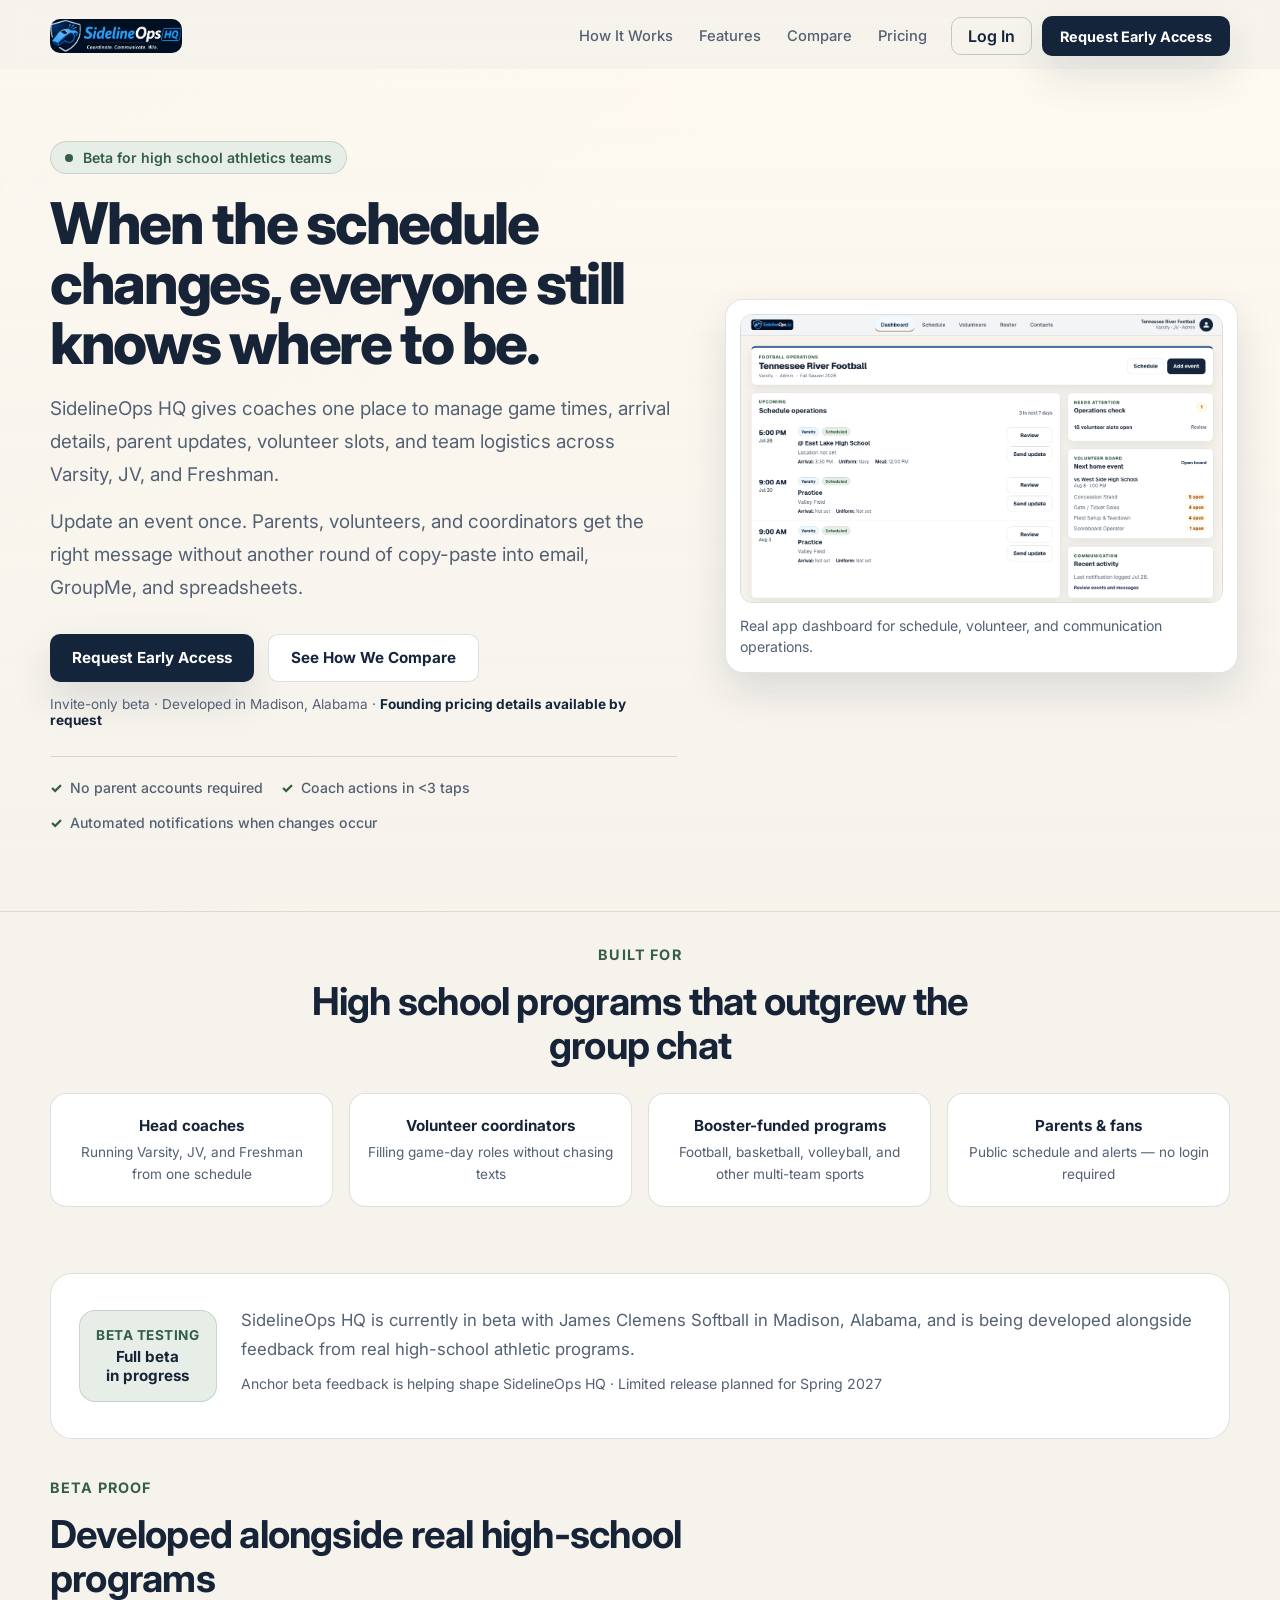
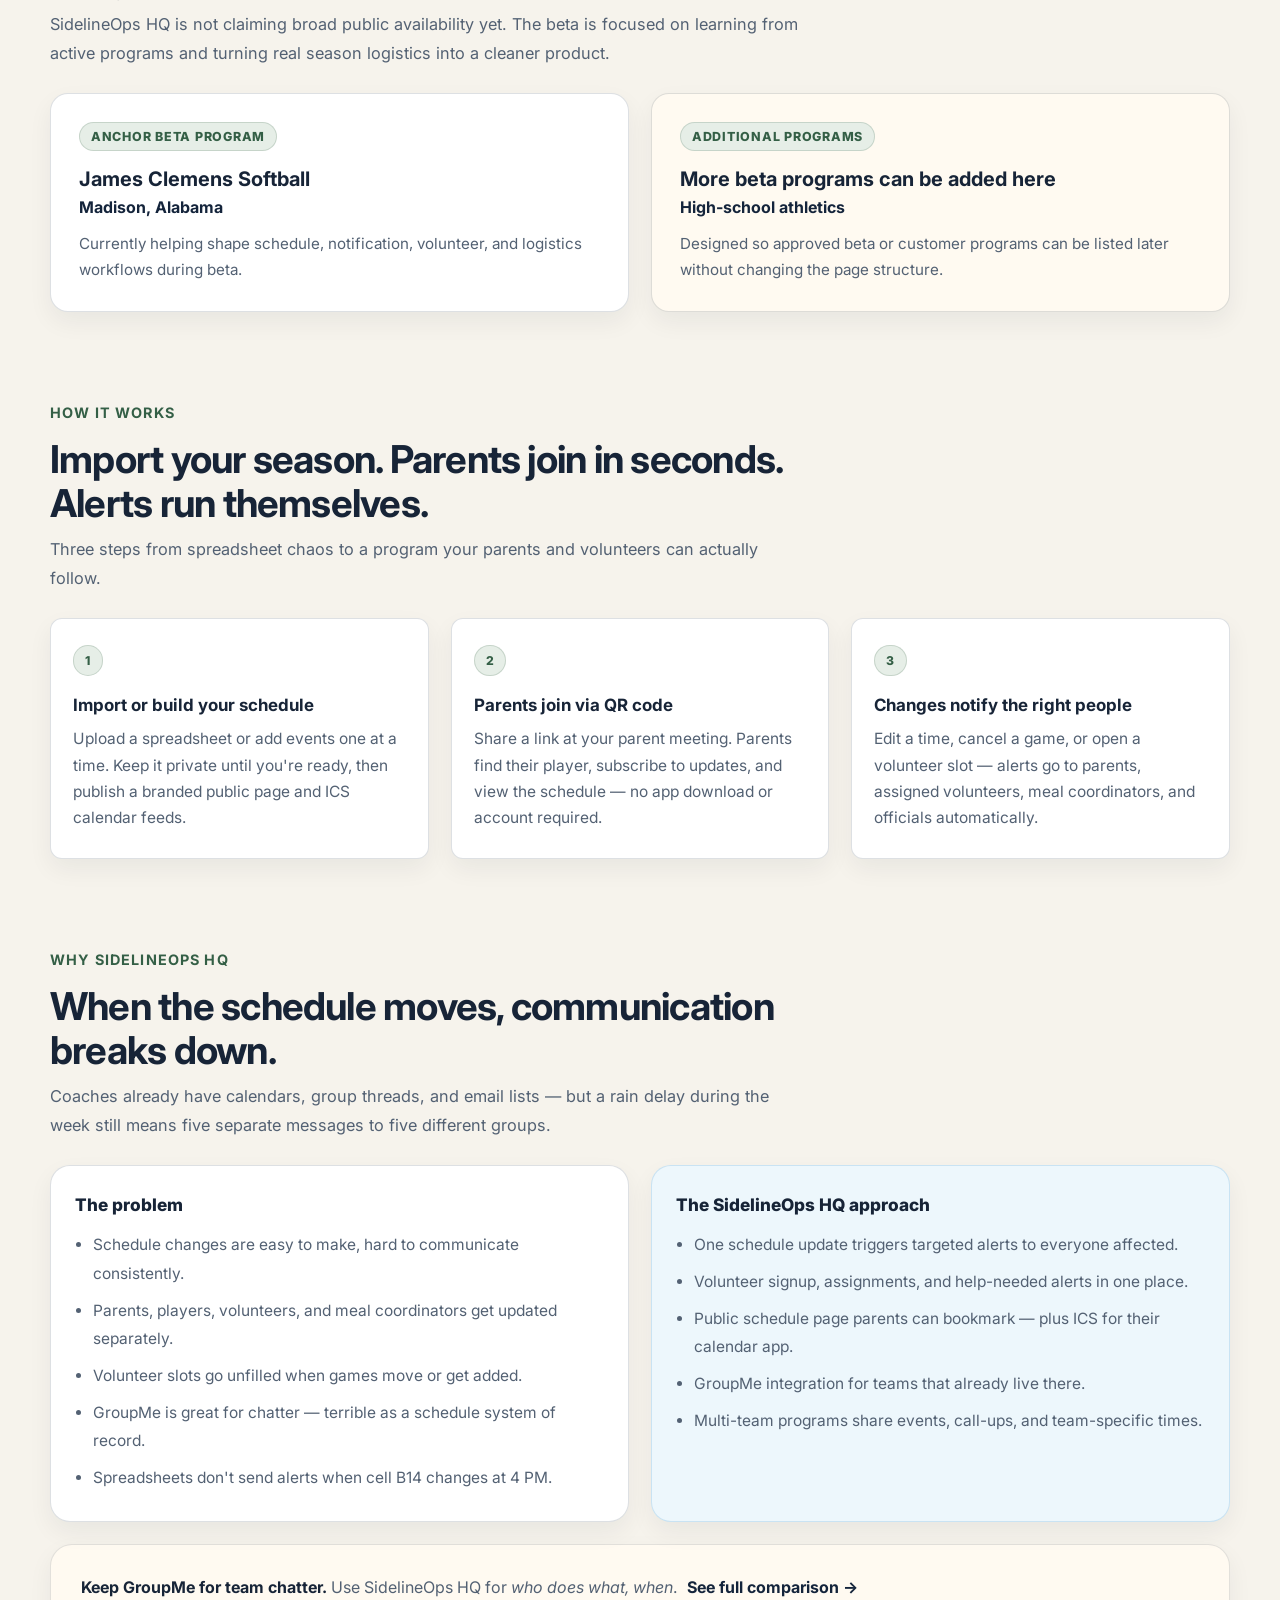
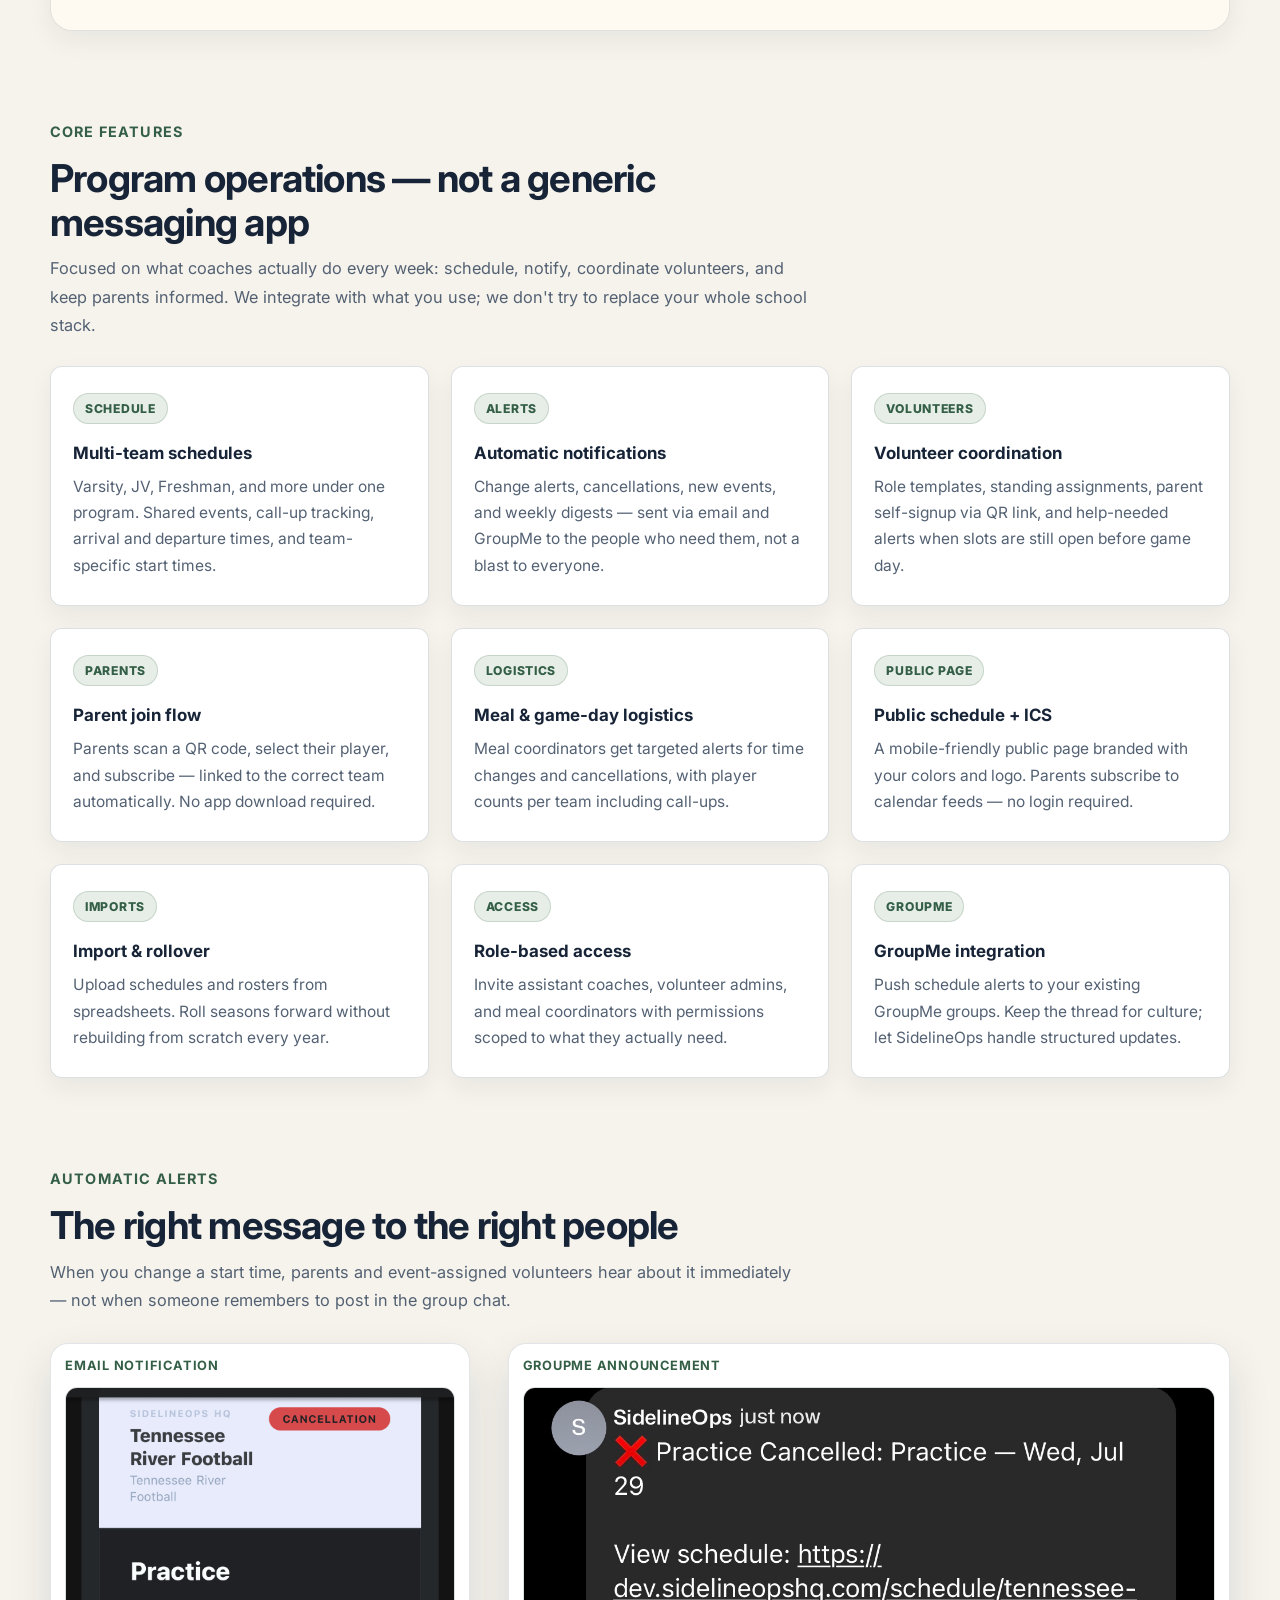
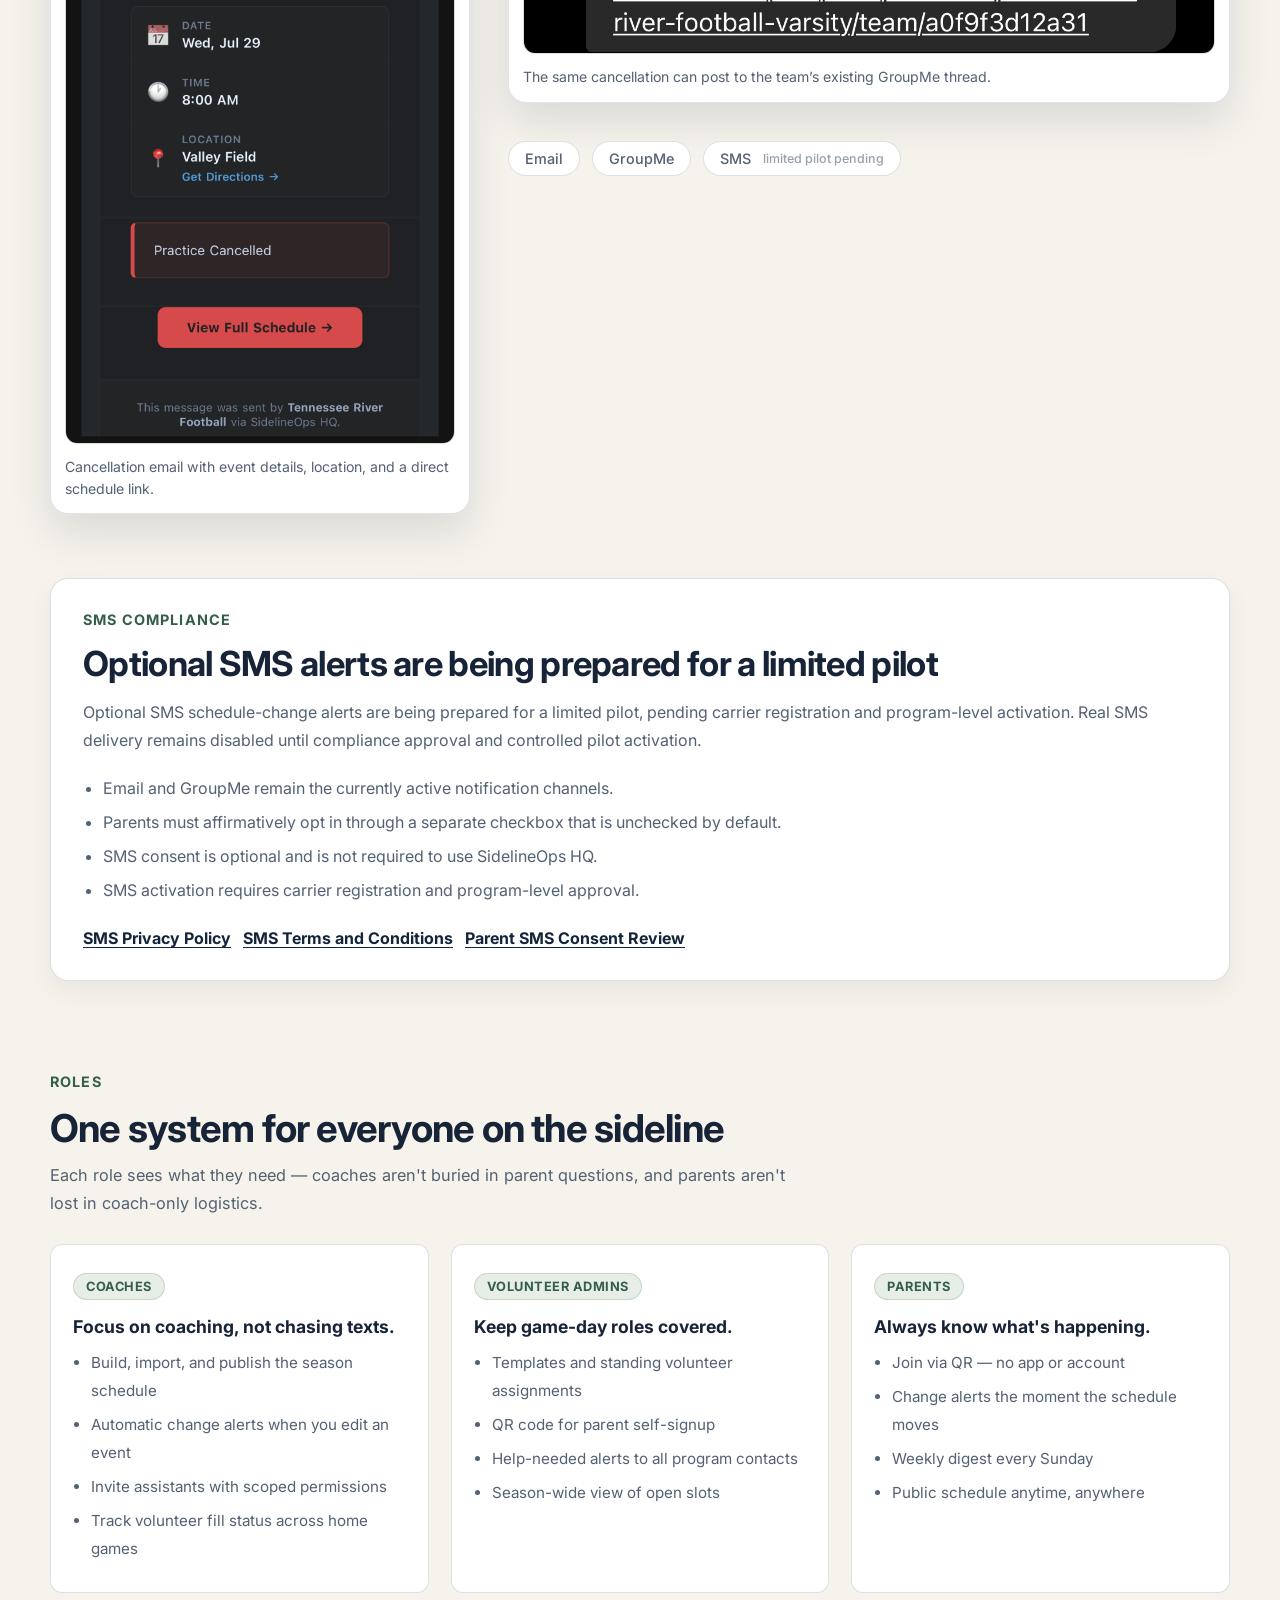
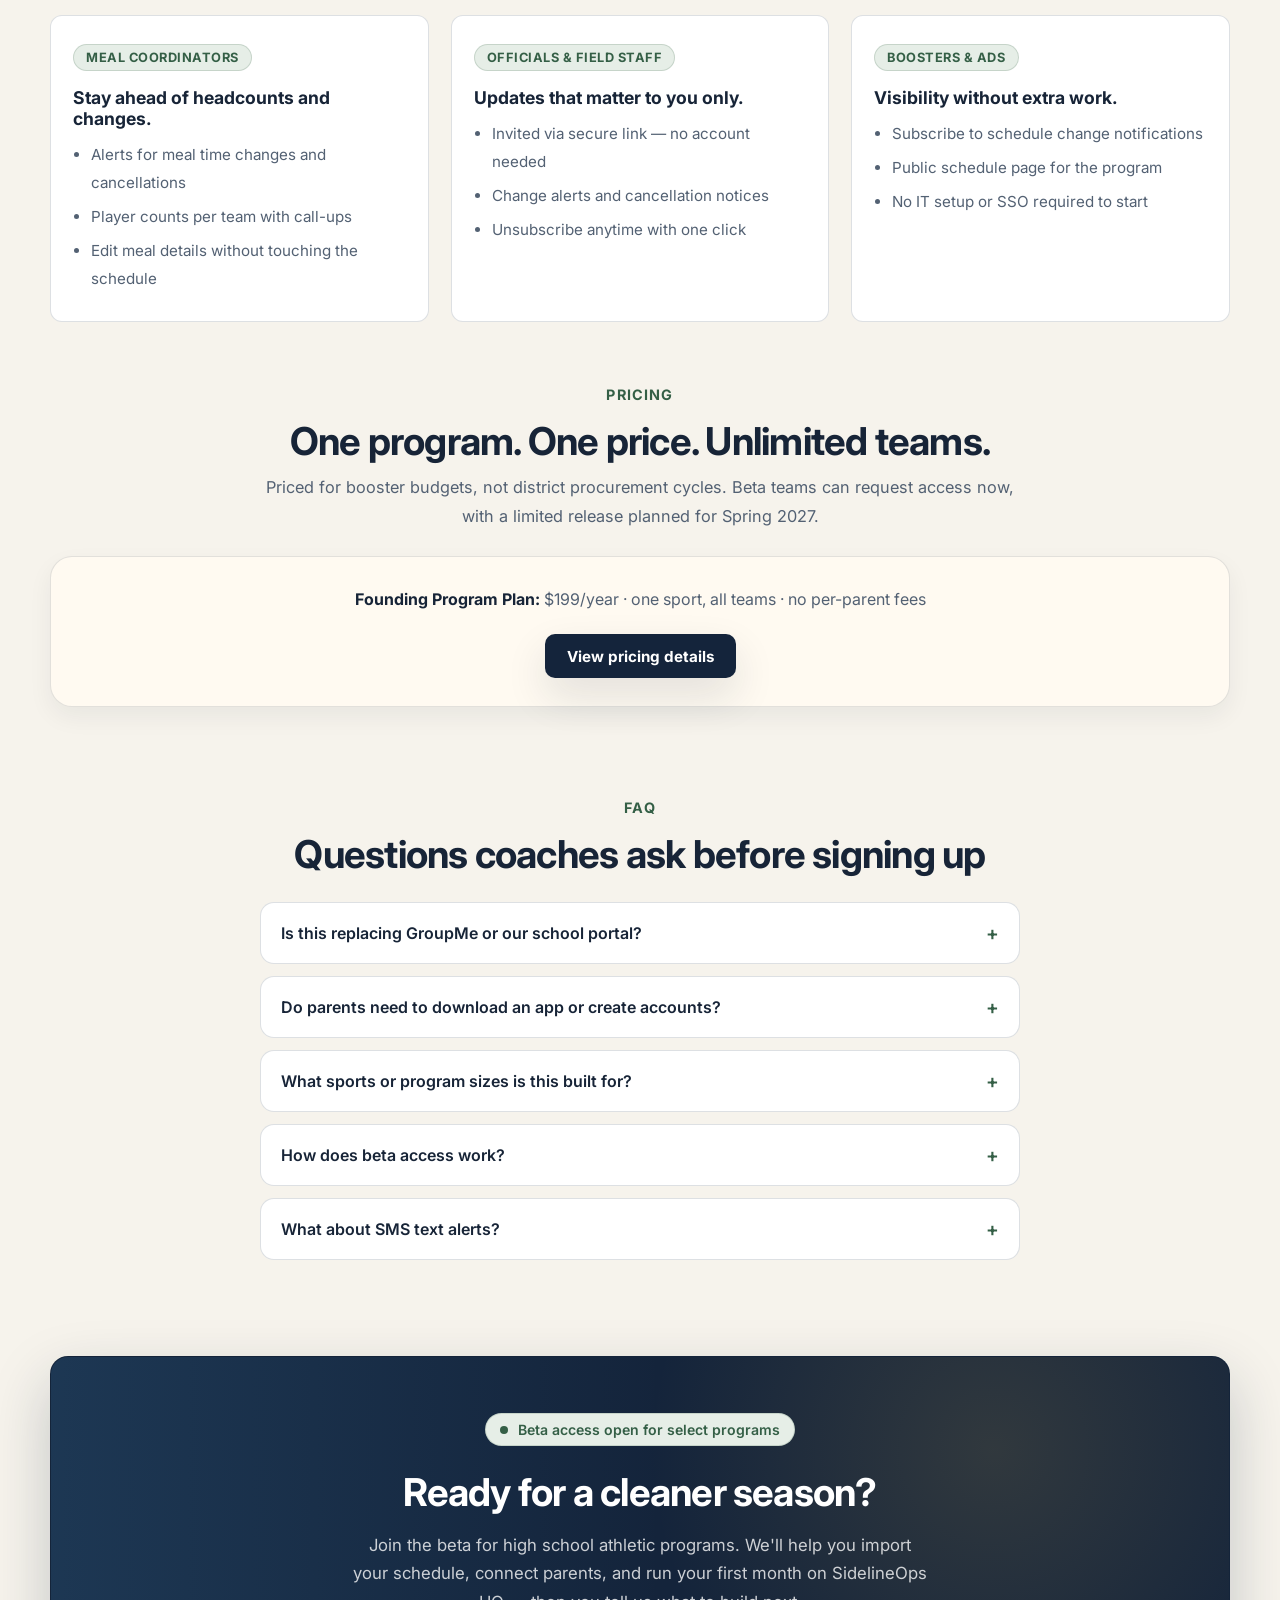
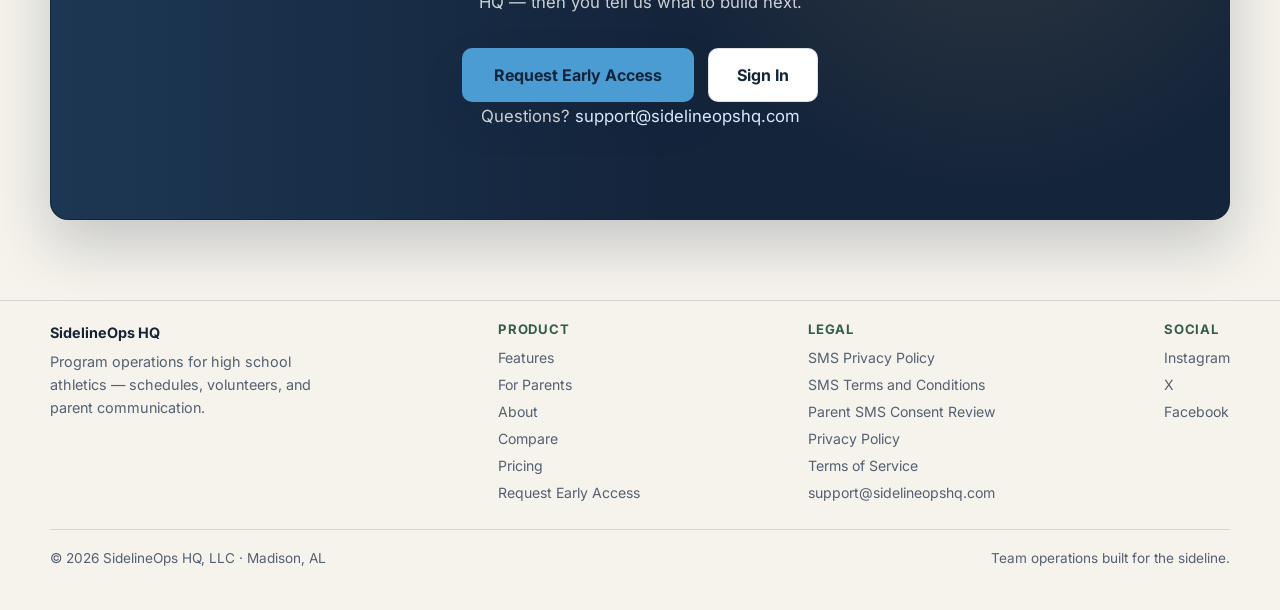
<file: index.html>
<!DOCTYPE html>
<html lang="en">
<head>
  <meta charset="UTF-8" />
  <meta name="viewport" content="width=device-width, initial-scale=1.0" />
  <title>SidelineOps HQ | Program operations for high school athletics</title>
  <meta name="description" content="SidelineOps HQ is operations software for high-school athletic programs, helping coaches coordinate schedules, volunteers, parent communication, and game-day logistics during beta." />
  <link rel="canonical" href="https://www.sidelineopshq.com/" />
  <meta property="og:type" content="website" />
  <meta property="og:url" content="https://www.sidelineopshq.com/" />
  <meta property="og:title" content="SidelineOps HQ — Run your program without the chaos" />
  <meta property="og:description" content="Founder-led operations software for high-school athletics, built in Madison, Alabama, for schedules, volunteers, parent communication, and game-day logistics." />
  <meta property="og:image" content="https://www.sidelineopshq.com/assets/sidelineops-logo.png" />
  <meta name="twitter:card" content="summary_large_image" />
  <meta name="twitter:title" content="SidelineOps HQ — High school athletic program operations" />
  <meta name="twitter:description" content="High-school athletics operations software for schedules, volunteers, parent communication, and game-day logistics. Currently in beta." />
  <link rel="preconnect" href="https://fonts.googleapis.com" />
  <link rel="preconnect" href="https://fonts.gstatic.com" crossorigin />
  <link href="https://fonts.googleapis.com/css2?family=Inter:wght@400;500;600;700;800&display=swap" rel="stylesheet" />
  <link rel="icon" href="assets/sidelineops-favicon.ico" />
  <link rel="stylesheet" href="assets/site.css" />
  <script type="application/ld+json">
  {
    "@context": "https://schema.org",
    "@type": "SoftwareApplication",
    "name": "SidelineOps HQ",
    "applicationCategory": "BusinessApplication",
    "operatingSystem": "Web",
    "description": "Operations software for high-school athletic programs, helping coaches and program leaders coordinate schedules, volunteers, parent communication, and game-day logistics.",
    "url": "https://app.sidelineopshq.com",
    "publisher": {
      "@type": "Organization",
      "name": "SidelineOps HQ, LLC",
      "url": "https://www.sidelineopshq.com/",
      "email": "support@sidelineopshq.com",
      "founder": {
        "@type": "Person",
        "name": "Scott South",
        "jobTitle": "Founder"
      },
      "address": {
        "@type": "PostalAddress",
        "addressLocality": "Madison",
        "addressRegion": "AL",
        "addressCountry": "US"
      }
    }
  }
  </script>
</head>
<body>
  <div class="page">

    <header class="topbar">
      <div class="container brand-row">
        <a class="brand-mini" href="index.html">
          <img src="assets/sidelineops-logo-cropped.png" alt="SidelineOps HQ logo" />
          <span>SidelineOps HQ</span>
        </a>
        <nav class="nav-actions" aria-label="Main navigation">
          <div class="nav-links">
            <a class="nav-link" href="#how-it-works">How It Works</a>
            <a class="nav-link" href="#features">Features</a>
            <a class="nav-link" href="compare.html">Compare</a>
            <a class="nav-link" href="pricing.html">Pricing</a>
          </div>
          <button class="menu-toggle" type="button" aria-label="Open menu" aria-expanded="false">☰</button>
          <div class="nav-cta-group">
            <a class="btn-outline-small" href="https://app.sidelineopshq.com/login">Log In</a>
            <a class="btn btn-primary" style="min-height:40px;padding:0 18px;font-size:0.9rem;" href="https://app.sidelineopshq.com/signup">Request Early Access</a>
          </div>
        </nav>
      </div>
    </header>

    <main>

      <!-- HERO -->
      <section class="hero">
        <div class="container hero-shell">
          <div class="hero-copy">
            <div class="eyebrow">
              <span class="beta-dot"></span>
              Beta for high school athletics teams
            </div>

            <h1>When the schedule changes, everyone still knows where to be.</h1>

            <p class="lead">
              SidelineOps HQ gives coaches one place to manage game times, arrival details,
              parent updates, volunteer slots, and team logistics across Varsity, JV, and Freshman.
            </p>

            <p class="lead">
              Update an event once. Parents, volunteers, and coordinators get the right message
              without another round of copy-paste into email, GroupMe, and spreadsheets.
            </p>

            <div class="hero-actions">
              <a class="btn btn-primary" href="https://app.sidelineopshq.com/signup">
                Request Early Access
              </a>
              <a class="btn btn-secondary" href="compare.html">
                See How We Compare
              </a>
            </div>
            <p class="hero-note">Invite-only beta · Developed in Madison, Alabama · <a href="pricing.html" style="color:var(--navy);font-weight:700;">Founding pricing details available by request</a></p>

            <div class="hero-trust">
              <div class="trust-item"><span class="trust-icon">✓</span> No parent accounts required</div>
              <div class="trust-item"><span class="trust-icon">✓</span> Coach actions in &lt;3 taps</div>
              <div class="trust-item"><span class="trust-icon">✓</span> Automated notifications when changes occur</div>
            </div>
          </div>

          <div class="hero-panel">
            <figure class="screenshot-card hero-screenshot">
              <img src="assets/dashboard.png" alt="SidelineOps HQ dashboard showing schedule operations, volunteer board, and recent communication activity" />
              <figcaption>Real app dashboard for schedule, volunteer, and communication operations.</figcaption>
            </figure>
          </div>
        </div>
      </section>

      <!-- ICP -->
      <section class="section audience-section" style="padding-top:34px;padding-bottom:40px;">
        <div class="container">
          <div class="section-header center">
            <div class="section-label">Built for</div>
            <h2>High school programs that outgrew the group chat</h2>
          </div>
          <div class="icp-grid">
            <div class="icp-item">
              <strong>Head coaches</strong>
              <span>Running Varsity, JV, and Freshman from one schedule</span>
            </div>
            <div class="icp-item">
              <strong>Volunteer coordinators</strong>
              <span>Filling game-day roles without chasing texts</span>
            </div>
            <div class="icp-item">
              <strong>Booster-funded programs</strong>
              <span>Football, basketball, volleyball, and other multi-team sports</span>
            </div>
            <div class="icp-item">
              <strong>Parents &amp; fans</strong>
              <span>Public schedule and alerts — no login required</span>
            </div>
          </div>
        </div>
      </section>

      <!-- SOCIAL PROOF -->
      <section class="section" style="padding-top:0;padding-bottom:40px;">
        <div class="container">
          <div class="proof-band">
            <div class="proof-badge">
              <strong>Beta testing</strong>
              <span>Full beta<br />in progress</span>
            </div>
            <div>
              <p class="proof-quote">
                SidelineOps HQ is currently in beta with James Clemens Softball in Madison, Alabama,
                and is being developed alongside feedback from real high-school athletic programs.
              </p>
              <p class="proof-attribution">Anchor beta feedback is helping shape SidelineOps HQ · Limited release planned for Spring 2027</p>
            </div>
          </div>
        </div>
      </section>

      <!-- BETA PROGRAMS -->
      <section class="section" style="padding-top:0;">
        <div class="container">
          <div class="section-header">
            <div class="section-label">Beta proof</div>
            <h2>Developed alongside real high-school programs</h2>
            <p class="section-subtext">
              SidelineOps HQ is not claiming broad public availability yet. The beta is focused on learning from
              active programs and turning real season logistics into a cleaner product.
            </p>
          </div>

          <div class="beta-program-grid">
            <article class="beta-program-card">
              <div class="beta-program-status">Anchor beta program</div>
              <h3>James Clemens Softball</h3>
              <p>Madison, Alabama</p>
              <span>Currently helping shape schedule, notification, volunteer, and logistics workflows during beta.</span>
            </article>

            <article class="beta-program-card muted">
              <div class="beta-program-status">Additional programs</div>
              <h3>More beta programs can be added here</h3>
              <p>High-school athletics</p>
              <span>Designed so approved beta or customer programs can be listed later without changing the page structure.</span>
              <!-- TODO: Add named coach/program testimonial only after the quote is approved for public use. -->
            </article>
          </div>
        </div>
      </section>

      <!-- HOW IT WORKS -->
      <section class="section" id="how-it-works">
        <div class="container">
          <div class="section-header">
            <div class="section-label">How It Works</div>
            <h2>Import your season. Parents join in seconds. Alerts run themselves.</h2>
            <p class="section-subtext">
              Three steps from spreadsheet chaos to a program your parents and volunteers can actually follow.
            </p>
          </div>

          <div class="features">
            <div class="feature-card">
              <div class="feature-icon">1</div>
              <h3>Import or build your schedule</h3>
              <p>
                Upload a spreadsheet or add events one at a time. Keep it private until you're ready,
                then publish a branded public page and ICS calendar feeds.
              </p>
            </div>
            <div class="feature-card">
              <div class="feature-icon">2</div>
              <h3>Parents join via QR code</h3>
              <p>
                Share a link at your parent meeting. Parents find their player, subscribe to updates,
                and view the schedule — no app download or account required.
              </p>
            </div>
            <div class="feature-card">
              <div class="feature-icon">3</div>
              <h3>Changes notify the right people</h3>
              <p>
                Edit a time, cancel a game, or open a volunteer slot — alerts go to parents,
                assigned volunteers, meal coordinators, and officials automatically.
              </p>
            </div>
          </div>
        </div>
      </section>

      <!-- PROBLEM / SOLUTION -->
      <section class="section" id="why">
        <div class="container">
          <div class="section-header">
            <div class="section-label">Why SidelineOps HQ</div>
            <h2>When the schedule moves, communication breaks down.</h2>
            <p class="section-subtext">
              Coaches already have calendars, group threads, and email lists — but a rain delay during the week
              still means five separate messages to five different groups.
            </p>
          </div>

          <div class="problem-solution-grid">
            <div class="ps-card problem-card">
              <div class="ps-title">The problem</div>
              <ul class="ps-list">
                <li>Schedule changes are easy to make, hard to communicate consistently.</li>
                <li>Parents, players, volunteers, and meal coordinators get updated separately.</li>
                <li>Volunteer slots go unfilled when games move or get added.</li>
                <li>GroupMe is great for chatter — terrible as a schedule system of record.</li>
                <li>Spreadsheets don't send alerts when cell B14 changes at 4 PM.</li>
              </ul>
            </div>

            <div class="ps-card solution-card">
              <div class="ps-title">The SidelineOps HQ approach</div>
              <ul class="ps-list">
                <li>One schedule update triggers targeted alerts to everyone affected.</li>
                <li>Volunteer signup, assignments, and help-needed alerts in one place.</li>
                <li>Public schedule page parents can bookmark — plus ICS for their calendar app.</li>
                <li>GroupMe integration for teams that already live there.</li>
                <li>Multi-team programs share events, call-ups, and team-specific times.</li>
              </ul>
            </div>
          </div>

          <div class="highlight-band" style="margin-top:22px;">
            <strong>Keep GroupMe for team chatter.</strong> Use SidelineOps HQ for <em>who does what, when</em>.
            <a href="compare.html" style="color:var(--navy);font-weight:700;margin-left:6px;">See full comparison →</a>
          </div>
        </div>
      </section>

      <!-- CORE FEATURES -->
      <section class="section" id="features">
        <div class="container">
          <div class="section-header">
            <div class="section-label">Core Features</div>
            <h2>Program operations — not a generic messaging app</h2>
            <p class="section-subtext">
              Focused on what coaches actually do every week: schedule, notify, coordinate volunteers,
              and keep parents informed. We integrate with what you use; we don't try to replace your whole school stack.
            </p>
          </div>

          <div class="features">
            <div class="feature-card">
              <div class="feature-icon">Schedule</div>
              <h3>Multi-team schedules</h3>
              <p>
                Varsity, JV, Freshman, and more under one program. Shared events, call-up tracking,
                arrival and departure times, and team-specific start times.
              </p>
            </div>

            <div class="feature-card">
              <div class="feature-icon">Alerts</div>
              <h3>Automatic notifications</h3>
              <p>
                Change alerts, cancellations, new events, and weekly digests — sent via email and GroupMe
                to the people who need them, not a blast to everyone.
              </p>
            </div>

            <div class="feature-card">
              <div class="feature-icon">Volunteers</div>
              <h3>Volunteer coordination</h3>
              <p>
                Role templates, standing assignments, parent self-signup via QR link, and help-needed
                alerts when slots are still open before game day.
              </p>
            </div>

            <div class="feature-card">
              <div class="feature-icon">Parents</div>
              <h3>Parent join flow</h3>
              <p>
                Parents scan a QR code, select their player, and subscribe — linked to the correct team
                automatically. No app download required.
              </p>
            </div>

            <div class="feature-card">
              <div class="feature-icon">Logistics</div>
              <h3>Meal &amp; game-day logistics</h3>
              <p>
                Meal coordinators get targeted alerts for time changes and cancellations, with player
                counts per team including call-ups.
              </p>
            </div>

            <div class="feature-card">
              <div class="feature-icon">Public page</div>
              <h3>Public schedule + ICS</h3>
              <p>
                A mobile-friendly public page branded with your colors and logo. Parents subscribe
                to calendar feeds — no login required.
              </p>
            </div>

            <div class="feature-card">
              <div class="feature-icon">Imports</div>
              <h3>Import &amp; rollover</h3>
              <p>
                Upload schedules and rosters from spreadsheets. Roll seasons forward without rebuilding
                from scratch every year.
              </p>
            </div>

            <div class="feature-card">
              <div class="feature-icon">Access</div>
              <h3>Role-based access</h3>
              <p>
                Invite assistant coaches, volunteer admins, and meal coordinators with permissions
                scoped to what they actually need.
              </p>
            </div>

            <div class="feature-card">
              <div class="feature-icon">GroupMe</div>
              <h3>GroupMe integration</h3>
              <p>
                Push schedule alerts to your existing GroupMe groups. Keep the thread for culture;
                let SidelineOps handle structured updates.
              </p>
            </div>
          </div>
        </div>
      </section>

      <!-- NOTIFICATION CHANNELS -->
      <section class="section">
        <div class="container">
          <div class="section-header">
            <div class="section-label">Automatic alerts</div>
            <h2>The right message to the right people</h2>
            <p class="section-subtext">
              When you change a start time, parents and event-assigned volunteers hear about it immediately —
              not when someone remembers to post in the group chat.
            </p>
          </div>

          <div class="notification-proof-grid">
            <figure class="screenshot-card phone-proof">
              <div class="message-label">Email notification</div>
              <img src="assets/emailnotification.PNG" alt="Cancellation email from SidelineOps HQ showing cancelled practice details and schedule link" loading="lazy" />
              <figcaption>Cancellation email with event details, location, and a direct schedule link.</figcaption>
            </figure>

            <div class="notification-proof-stack">
              <figure class="screenshot-card groupme-proof">
                <div class="message-label">GroupMe announcement</div>
                <img src="assets/groupmemessage.jpg" alt="GroupMe cancellation announcement sent by SidelineOps with a schedule link" loading="lazy" />
                <figcaption>The same cancellation can post to the team’s existing GroupMe thread.</figcaption>
              </figure>

              <div class="channels-row">
                <div class="channel-chip">Email</div>
                <div class="channel-chip">GroupMe</div>
                <div class="channel-chip">SMS <span style="font-size:0.78rem;opacity:0.6;margin-left:4px;">limited pilot pending</span></div>
              </div>
            </div>
          </div>
        </div>
      </section>

      <!-- SMS COMPLIANCE -->
      <section class="section sms-compliance-section">
        <div class="container">
          <div class="sms-compliance-card">
            <div class="section-label">SMS Compliance</div>
            <h2>Optional SMS alerts are being prepared for a limited pilot</h2>
            <p>
              Optional SMS schedule-change alerts are being prepared for a limited pilot, pending carrier
              registration and program-level activation. Real SMS delivery remains disabled until compliance
              approval and controlled pilot activation.
            </p>
            <ul class="sms-compliance-list">
              <li>Email and GroupMe remain the currently active notification channels.</li>
              <li>Parents must affirmatively opt in through a separate checkbox that is unchecked by default.</li>
              <li>SMS consent is optional and is not required to use SidelineOps HQ.</li>
              <li>SMS activation requires carrier registration and program-level approval.</li>
            </ul>
            <div class="sms-compliance-links" aria-label="SMS compliance links">
              <a href="/sms/privacy">SMS Privacy Policy</a>
              <a href="/sms/terms">SMS Terms and Conditions</a>
              <a href="https://app.sidelineopshq.com/sms/consent-review">Parent SMS Consent Review</a>
            </div>
          </div>
        </div>
      </section>

      <!-- WHO IT'S FOR -->
      <section class="section">
        <div class="container">
          <div class="section-header">
            <div class="section-label">Roles</div>
            <h2>One system for everyone on the sideline</h2>
            <p class="section-subtext">
              Each role sees what they need — coaches aren't buried in parent questions,
              and parents aren't lost in coach-only logistics.
            </p>
          </div>

          <div class="role-grid">
            <div class="role-card">
              <div class="role-badge">Coaches</div>
              <h3>Focus on coaching, not chasing texts.</h3>
              <ul>
                <li>Build, import, and publish the season schedule</li>
                <li>Automatic change alerts when you edit an event</li>
                <li>Invite assistants with scoped permissions</li>
                <li>Track volunteer fill status across home games</li>
              </ul>
            </div>

            <div class="role-card">
              <div class="role-badge">Volunteer admins</div>
              <h3>Keep game-day roles covered.</h3>
              <ul>
                <li>Templates and standing volunteer assignments</li>
                <li>QR code for parent self-signup</li>
                <li>Help-needed alerts to all program contacts</li>
                <li>Season-wide view of open slots</li>
              </ul>
            </div>

            <div class="role-card">
              <div class="role-badge">Parents</div>
              <h3>Always know what's happening.</h3>
              <ul>
                <li>Join via QR — no app or account</li>
                <li>Change alerts the moment the schedule moves</li>
                <li>Weekly digest every Sunday</li>
                <li>Public schedule anytime, anywhere</li>
              </ul>
            </div>

            <div class="role-card">
              <div class="role-badge">Meal coordinators</div>
              <h3>Stay ahead of headcounts and changes.</h3>
              <ul>
                <li>Alerts for meal time changes and cancellations</li>
                <li>Player counts per team with call-ups</li>
                <li>Edit meal details without touching the schedule</li>
              </ul>
            </div>

            <div class="role-card">
              <div class="role-badge">Officials &amp; field staff</div>
              <h3>Updates that matter to you only.</h3>
              <ul>
                <li>Invited via secure link — no account needed</li>
                <li>Change alerts and cancellation notices</li>
                <li>Unsubscribe anytime with one click</li>
              </ul>
            </div>

            <div class="role-card">
              <div class="role-badge">Boosters &amp; ADs</div>
              <h3>Visibility without extra work.</h3>
              <ul>
                <li>Subscribe to schedule change notifications</li>
                <li>Public schedule page for the program</li>
                <li>No IT setup or SSO required to start</li>
              </ul>
            </div>
          </div>
        </div>
      </section>

      <!-- PRICING TEASER -->
      <section class="section" style="padding-top:0;">
        <div class="container">
          <div class="section-header center">
            <div class="section-label">Pricing</div>
            <h2>One program. One price. Unlimited teams.</h2>
            <p class="section-subtext">
              Priced for booster budgets, not district procurement cycles.
              Beta teams can request access now, with a limited release planned for Spring 2027.
            </p>
          </div>
          <div class="highlight-band center">
            <strong>Founding Program Plan:</strong> $199/year · one sport, all teams · no per-parent fees<br />
            <a class="btn btn-primary" style="margin-top:20px;min-height:44px;" href="pricing.html">View pricing details</a>
          </div>
        </div>
      </section>

      <!-- FAQ -->
      <section class="section" id="faq">
        <div class="container">
          <div class="section-header center">
            <div class="section-label">FAQ</div>
            <h2>Questions coaches ask before signing up</h2>
          </div>

          <div class="faq-list">
            <div class="faq-item">
              <button class="faq-question" type="button" aria-expanded="false">
                Is this replacing GroupMe or our school portal?
                <span class="faq-icon">+</span>
              </button>
              <div class="faq-answer">
                No. SidelineOps HQ is the operational layer for schedules, volunteers, and structured alerts.
                Keep GroupMe for team culture and your school portal for the official public record.
                We sit beside them — and integrate with GroupMe for notifications.
              </div>
            </div>

            <div class="faq-item">
              <button class="faq-question" type="button" aria-expanded="false">
                Do parents need to download an app or create accounts?
                <span class="faq-icon">+</span>
              </button>
              <div class="faq-answer">
                No. Parents join via a QR code or link, select their player, and receive email updates.
                They can view the public schedule and subscribe to an ICS calendar feed without logging in.
              </div>
            </div>

            <div class="faq-item">
              <button class="faq-question" type="button" aria-expanded="false">
                What sports or program sizes is this built for?
                <span class="faq-icon">+</span>
              </button>
              <div class="faq-answer">
                We're focused on high school programs with multiple teams (Varsity, JV, Freshman) —
                especially sports where schedule, communication, and volunteer complexity is highest.
                Single-team programs work too, but multi-team is where SidelineOps HQ shines.
              </div>
            </div>

            <div class="faq-item">
              <button class="faq-question" type="button" aria-expanded="false">
                How does beta access work?
                <span class="faq-icon">+</span>
              </button>
              <div class="faq-answer">
                Beta is invite-only. Request access with your program name and sport — we'll reach out
                to schedule a short onboarding call, help import your schedule, and get parents connected
                before your season ramps up.
              </div>
            </div>

            <div class="faq-item">
              <button class="faq-question" type="button" aria-expanded="false">
                What about SMS text alerts?
                <span class="faq-icon">+</span>
              </button>
              <div class="faq-answer">
                Optional SMS schedule-change alerts are being prepared for a limited pilot, pending carrier registration and program-level activation.
                Email and GroupMe remain available for teams that already rely on those channels.
              </div>
            </div>
          </div>
        </div>
      </section>

      <!-- BETA CTA -->
      <section class="cta-section" id="beta">
        <div class="container">
          <div class="cta-card">
            <div class="eyebrow" style="display:inline-flex;margin-bottom:24px;">
              <span class="beta-dot"></span>
              Beta access open for select programs
            </div>
            <h2>Ready for a cleaner season?</h2>
            <p>
              Join the beta for high school athletic programs. We'll help you import your schedule,
              connect parents, and run your first month on SidelineOps HQ — then you tell us what to build next.
            </p>
            <div class="cta-actions">
              <a class="btn btn-primary" style="min-height:54px;padding:0 32px;font-size:1rem;" href="https://app.sidelineopshq.com/signup">
                Request Early Access
              </a>
              <a class="btn btn-secondary" style="min-height:54px;padding:0 28px;font-size:1rem;" href="https://app.sidelineopshq.com/login">
                Sign In
              </a>
            </div>
            <p class="cta-note">Questions? <a href="mailto:support@sidelineopshq.com" style="color:var(--carolina-light);">support@sidelineopshq.com</a></p>
          </div>
        </div>
      </section>

    </main>

    <footer class="footer">
      <div class="container footer-inner">
        <div class="footer-brand">
          <strong>SidelineOps HQ</strong>
          Program operations for high school athletics — schedules, volunteers, and parent communication.
        </div>
        <div>
          <div class="footer-col-title">Product</div>
          <div class="footer-links">
            <a href="#features">Features</a>
            <a href="parents.html">For Parents</a>
            <a href="about.html">About</a>
            <a href="compare.html">Compare</a>
            <a href="pricing.html">Pricing</a>
            <a href="https://app.sidelineopshq.com/signup">Request Early Access</a>
          </div>
        </div>
        <div>
          <div class="footer-col-title">Legal</div>
          <div class="footer-links">
            <a href="/sms/privacy">SMS Privacy Policy</a>
            <a href="/sms/terms">SMS Terms and Conditions</a>
            <a href="https://app.sidelineopshq.com/sms/consent-review">Parent SMS Consent Review</a>
            <a href="https://app.sidelineopshq.com/legal/privacy">Privacy Policy</a>
            <a href="https://app.sidelineopshq.com/legal/terms">Terms of Service</a>
            <a href="mailto:support@sidelineopshq.com">support@sidelineopshq.com</a>
          </div>
        </div>
        <div>
          <div class="footer-col-title">Social</div>
          <div class="footer-links">
            <a href="https://www.instagram.com/sidelineopshq/" target="_blank" rel="noopener noreferrer">Instagram</a>
            <a href="https://x.com/SidelineOps" target="_blank" rel="noopener noreferrer">X</a>
            <a href="https://www.facebook.com/profile.php?id=61584873816771" target="_blank" rel="noopener noreferrer">Facebook</a>
          </div>
        </div>
        <div class="footer-bottom">
          <span>© 2026 SidelineOps HQ, LLC · Madison, AL</span>
          <span>Team operations built for the sideline.</span>
        </div>
      </div>
    </footer>

  </div>
  <script src="assets/site.js"></script>
</body>
</html>
</file>
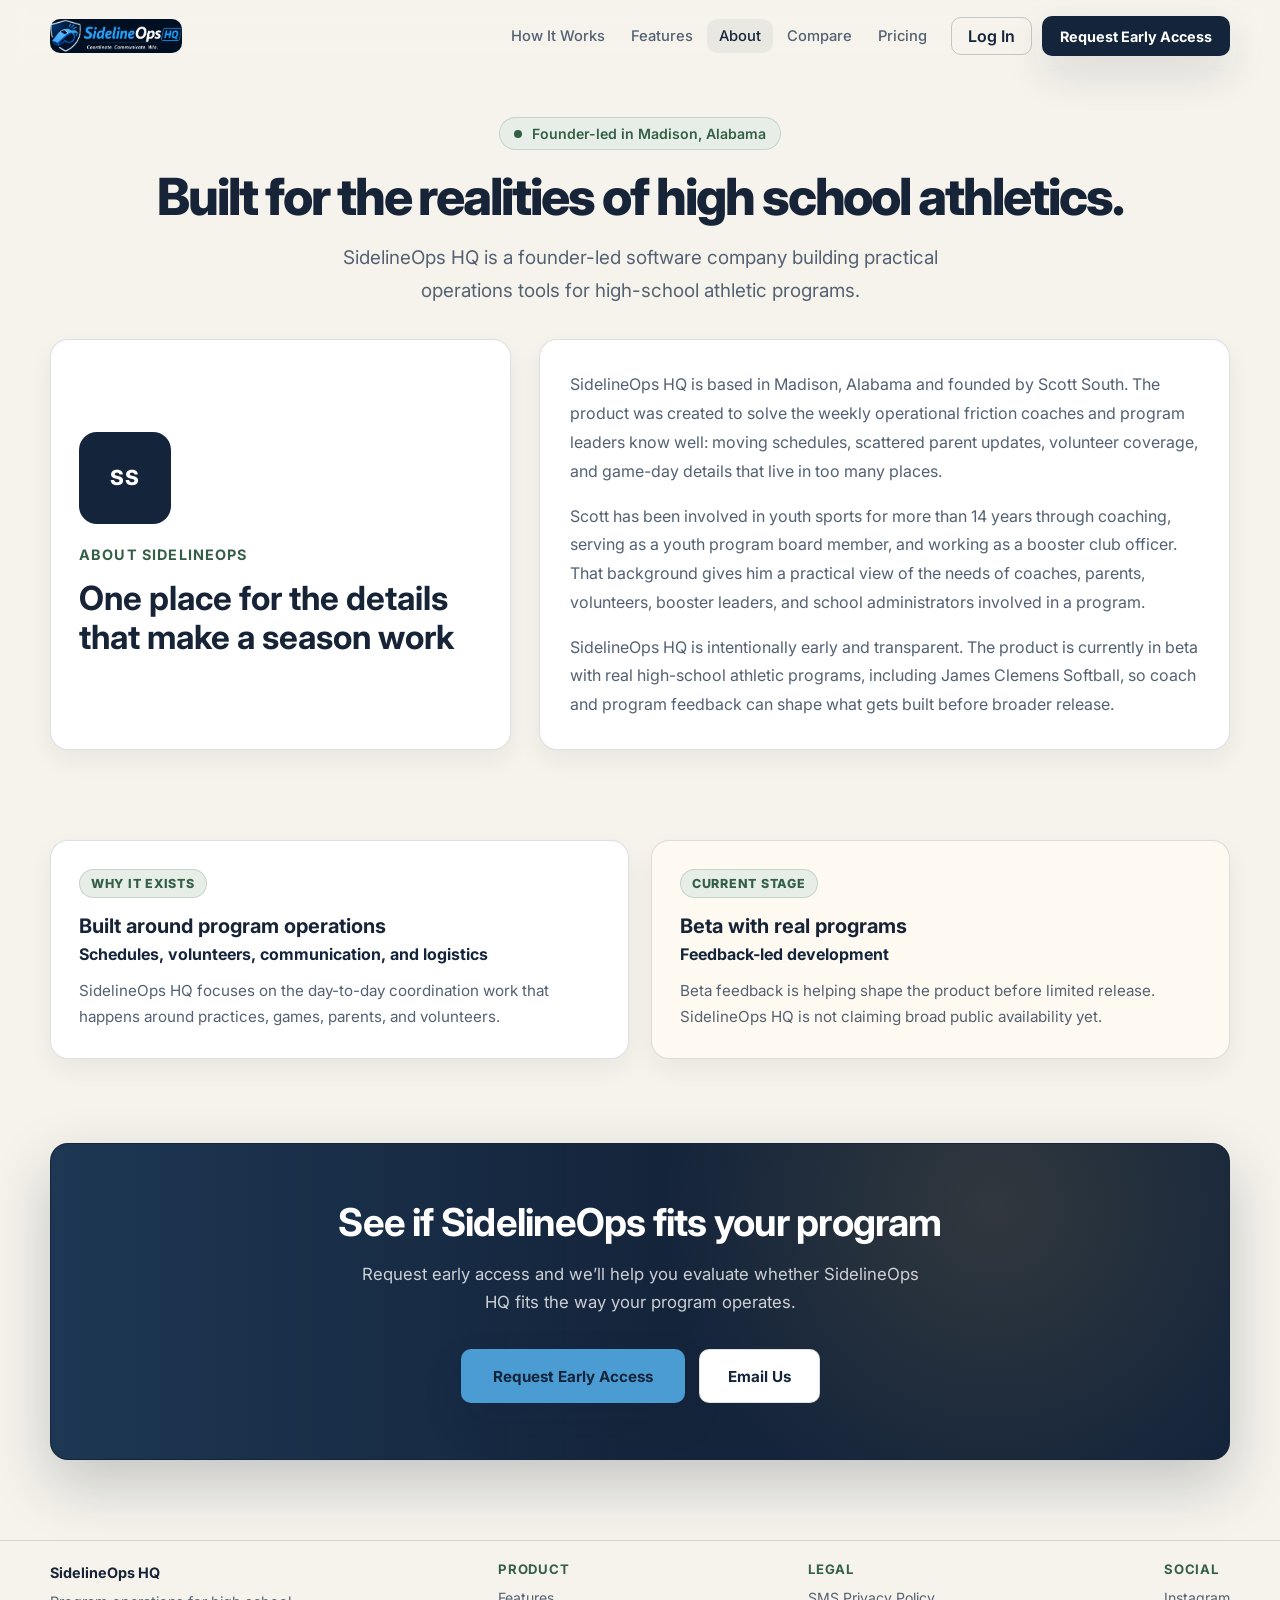
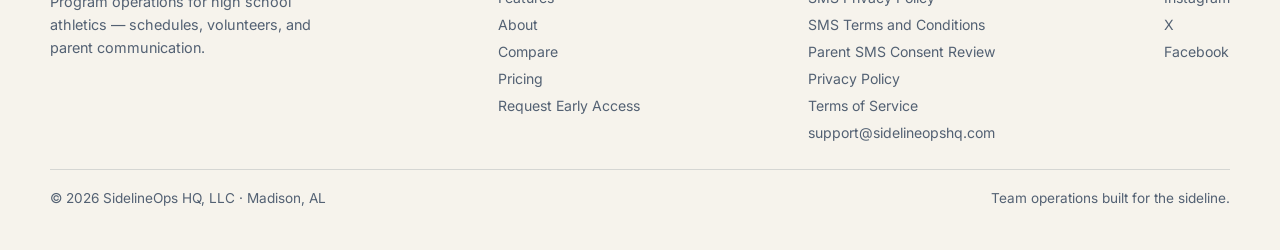
<file: about.html>
<!DOCTYPE html>
<html lang="en">
<head>
  <meta charset="UTF-8" />
  <meta name="viewport" content="width=device-width, initial-scale=1.0" />
  <title>About | SidelineOps HQ</title>
  <meta name="description" content="Learn about SidelineOps HQ, a founder-led software company in Madison, Alabama building operations tools for high-school athletic programs." />
  <link rel="canonical" href="https://www.sidelineopshq.com/about.html" />
  <link rel="preconnect" href="https://fonts.googleapis.com" />
  <link rel="preconnect" href="https://fonts.gstatic.com" crossorigin />
  <link href="https://fonts.googleapis.com/css2?family=Inter:wght@400;500;600;700;800&display=swap" rel="stylesheet" />
  <link rel="icon" href="assets/sidelineops-favicon.ico" />
  <link rel="stylesheet" href="assets/site.css" />
</head>
<body>
  <div class="page">

    <header class="topbar">
      <div class="container brand-row">
        <a class="brand-mini" href="index.html">
          <img src="assets/sidelineops-logo-cropped.png" alt="SidelineOps HQ logo" />
          <span>SidelineOps HQ</span>
        </a>
        <nav class="nav-actions" aria-label="Main navigation">
          <div class="nav-links">
            <a class="nav-link" href="index.html#how-it-works">How It Works</a>
            <a class="nav-link" href="index.html#features">Features</a>
            <a class="nav-link active" href="about.html">About</a>
            <a class="nav-link" href="compare.html">Compare</a>
            <a class="nav-link" href="pricing.html">Pricing</a>
          </div>
          <button class="menu-toggle" type="button" aria-label="Open menu" aria-expanded="false">☰</button>
          <div class="nav-cta-group">
            <a class="btn-outline-small" href="https://app.sidelineopshq.com/login">Log In</a>
            <a class="btn btn-primary" style="min-height:40px;padding:0 18px;font-size:0.9rem;" href="https://app.sidelineopshq.com/signup">Request Early Access</a>
          </div>
        </nav>
      </div>
    </header>

    <main>
      <section class="page-hero">
        <div class="container">
          <div class="eyebrow" style="display:inline-flex;margin-bottom:20px;">
            <span class="beta-dot"></span>
            Founder-led in Madison, Alabama
          </div>
          <h1>Built for the realities of high school athletics.</h1>
          <p class="lead">
            SidelineOps HQ is a founder-led software company building practical operations tools for
            high-school athletic programs.
          </p>
        </div>
      </section>

      <section class="section about-section" style="padding-top:0;">
        <div class="container">
          <div class="about-grid">
            <div class="founder-card">
              <div class="founder-photo" aria-hidden="true">SS</div>
              <div>
                <div class="section-label">About SidelineOps</div>
                <h2>One place for the details that make a season work</h2>
              </div>
            </div>
            <div class="about-copy">
              <p>
                SidelineOps HQ is based in Madison, Alabama and founded by Scott South. The product was
                created to solve the weekly operational friction coaches and program leaders know well:
                moving schedules, scattered parent updates, volunteer coverage, and game-day details that
                live in too many places.
              </p>
              <p>
                Scott has been involved in youth sports for more than 14 years through coaching, serving
                as a youth program board member, and working as a booster club officer. That background
                gives him a practical view of the needs of coaches, parents, volunteers, booster leaders,
                and school administrators involved in a program.
              </p>
              <p>
                SidelineOps HQ is intentionally early and transparent. The product is currently in beta
                with real high-school athletic programs, including James Clemens Softball, so coach and
                program feedback can shape what gets built before broader release.
              </p>
              <!-- TODO: Add approved founder photo when available. Do not use a fabricated image. -->
            </div>
          </div>
        </div>
      </section>

      <section class="section" style="padding-top:0;">
        <div class="container">
          <div class="beta-program-grid">
            <article class="beta-program-card">
              <div class="beta-program-status">Why it exists</div>
              <h3>Built around program operations</h3>
              <p>Schedules, volunteers, communication, and logistics</p>
              <span>SidelineOps HQ focuses on the day-to-day coordination work that happens around practices, games, parents, and volunteers.</span>
            </article>

            <article class="beta-program-card muted">
              <div class="beta-program-status">Current stage</div>
              <h3>Beta with real programs</h3>
              <p>Feedback-led development</p>
              <span>Beta feedback is helping shape the product before limited release. SidelineOps HQ is not claiming broad public availability yet.</span>
            </article>
          </div>
        </div>
      </section>

      <section class="cta-section">
        <div class="container">
          <div class="cta-card">
            <h2>See if SidelineOps fits your program</h2>
            <p>Request early access and we’ll help you evaluate whether SidelineOps HQ fits the way your program operates.</p>
            <div class="cta-actions">
              <a class="btn btn-primary" style="min-height:54px;padding:0 32px;" href="https://app.sidelineopshq.com/signup">Request Early Access</a>
              <a class="btn btn-secondary" style="min-height:54px;padding:0 28px;" href="mailto:support@sidelineopshq.com">Email Us</a>
            </div>
          </div>
        </div>
      </section>
    </main>

    <footer class="footer">
      <div class="container footer-inner">
        <div class="footer-brand">
          <strong>SidelineOps HQ</strong>
          Program operations for high school athletics — schedules, volunteers, and parent communication.
        </div>
        <div>
          <div class="footer-col-title">Product</div>
          <div class="footer-links">
            <a href="index.html#features">Features</a>
            <a href="about.html">About</a>
            <a href="compare.html">Compare</a>
            <a href="pricing.html">Pricing</a>
            <a href="https://app.sidelineopshq.com/signup">Request Early Access</a>
          </div>
        </div>
        <div>
          <div class="footer-col-title">Legal</div>
          <div class="footer-links">
            <a href="/sms/privacy">SMS Privacy Policy</a>
            <a href="/sms/terms">SMS Terms and Conditions</a>
            <a href="https://app.sidelineopshq.com/sms/consent-review">Parent SMS Consent Review</a>
            <a href="https://app.sidelineopshq.com/legal/privacy">Privacy Policy</a>
            <a href="https://app.sidelineopshq.com/legal/terms">Terms of Service</a>
            <a href="mailto:support@sidelineopshq.com">support@sidelineopshq.com</a>
          </div>
        </div>
        <div>
          <div class="footer-col-title">Social</div>
          <div class="footer-links">
            <a href="https://www.instagram.com/sidelineopshq/" target="_blank" rel="noopener noreferrer">Instagram</a>
            <a href="https://x.com/SidelineOps" target="_blank" rel="noopener noreferrer">X</a>
            <a href="https://www.facebook.com/profile.php?id=61584873816771" target="_blank" rel="noopener noreferrer">Facebook</a>
          </div>
        </div>
        <div class="footer-bottom">
          <span>© 2026 SidelineOps HQ, LLC · Madison, AL</span>
          <span>Team operations built for the sideline.</span>
        </div>
      </div>
    </footer>

  </div>
  <script src="assets/site.js"></script>
</body>
</html>
</file>
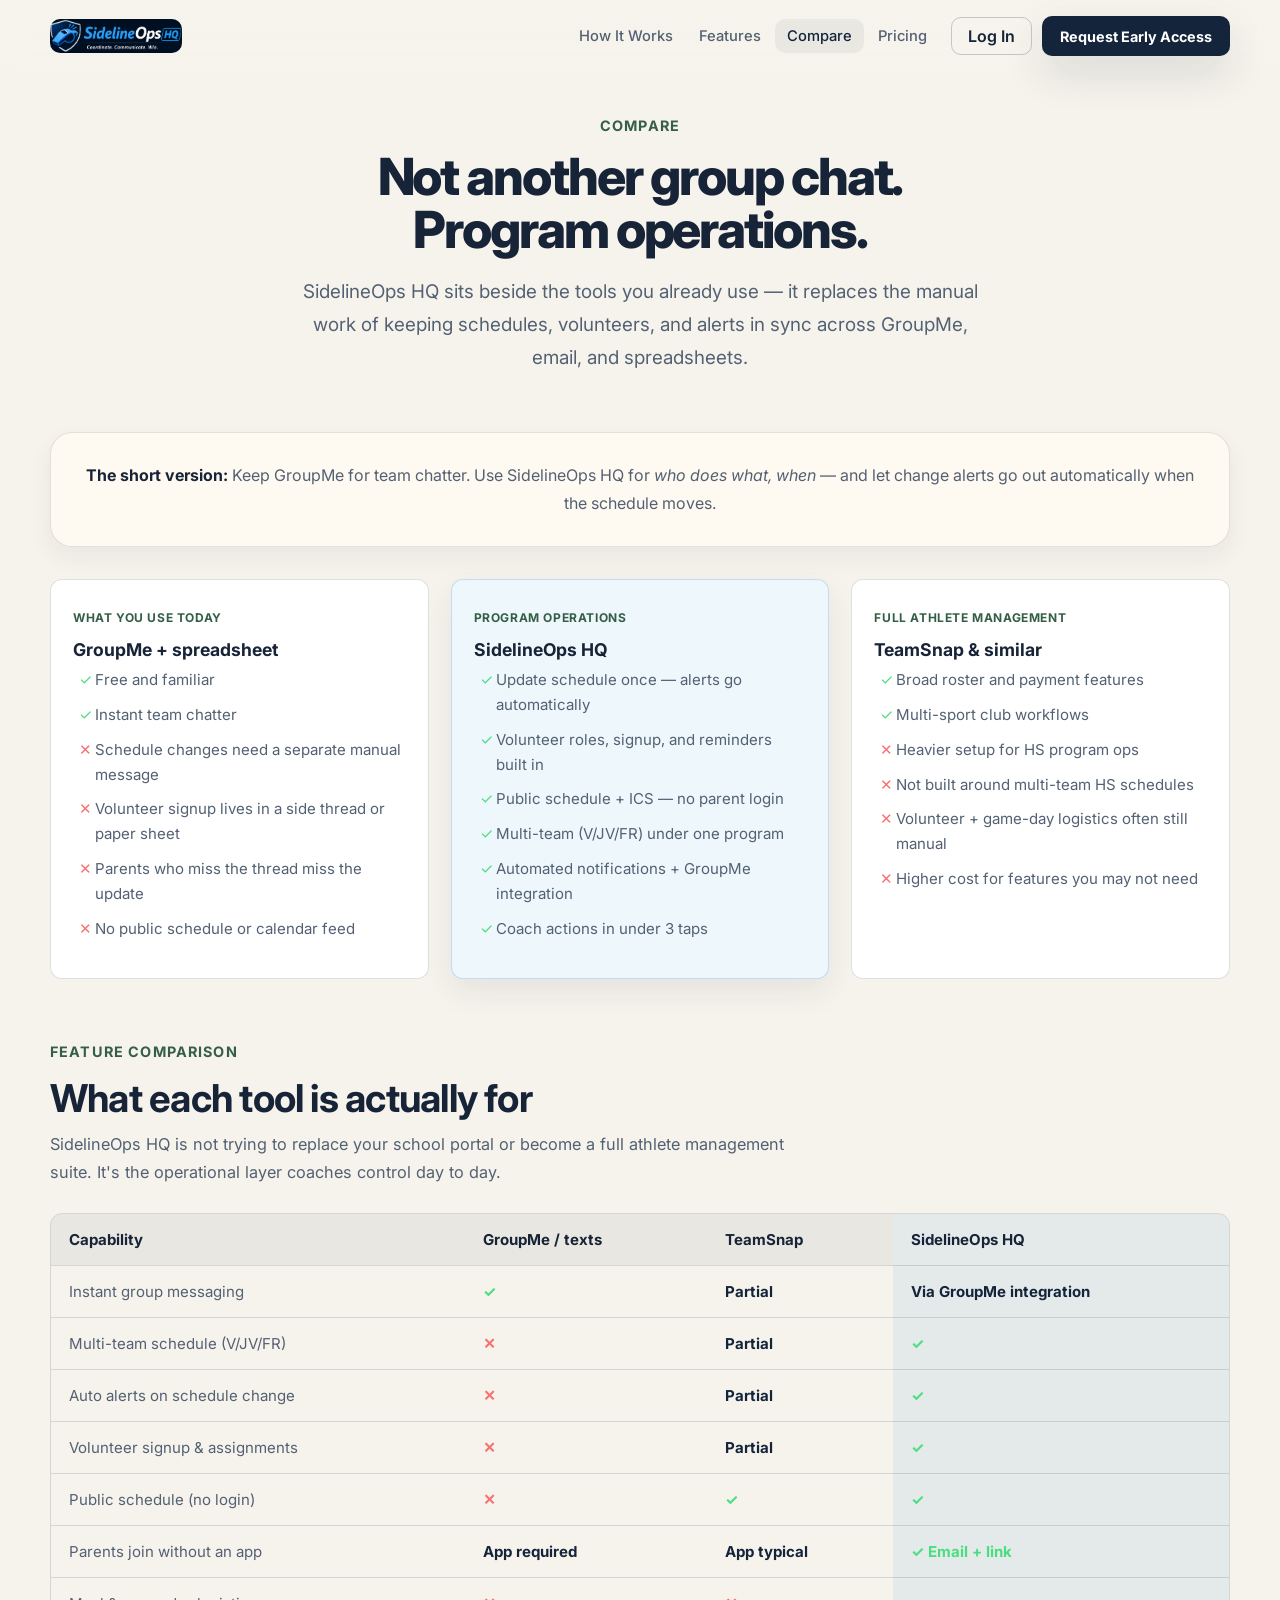
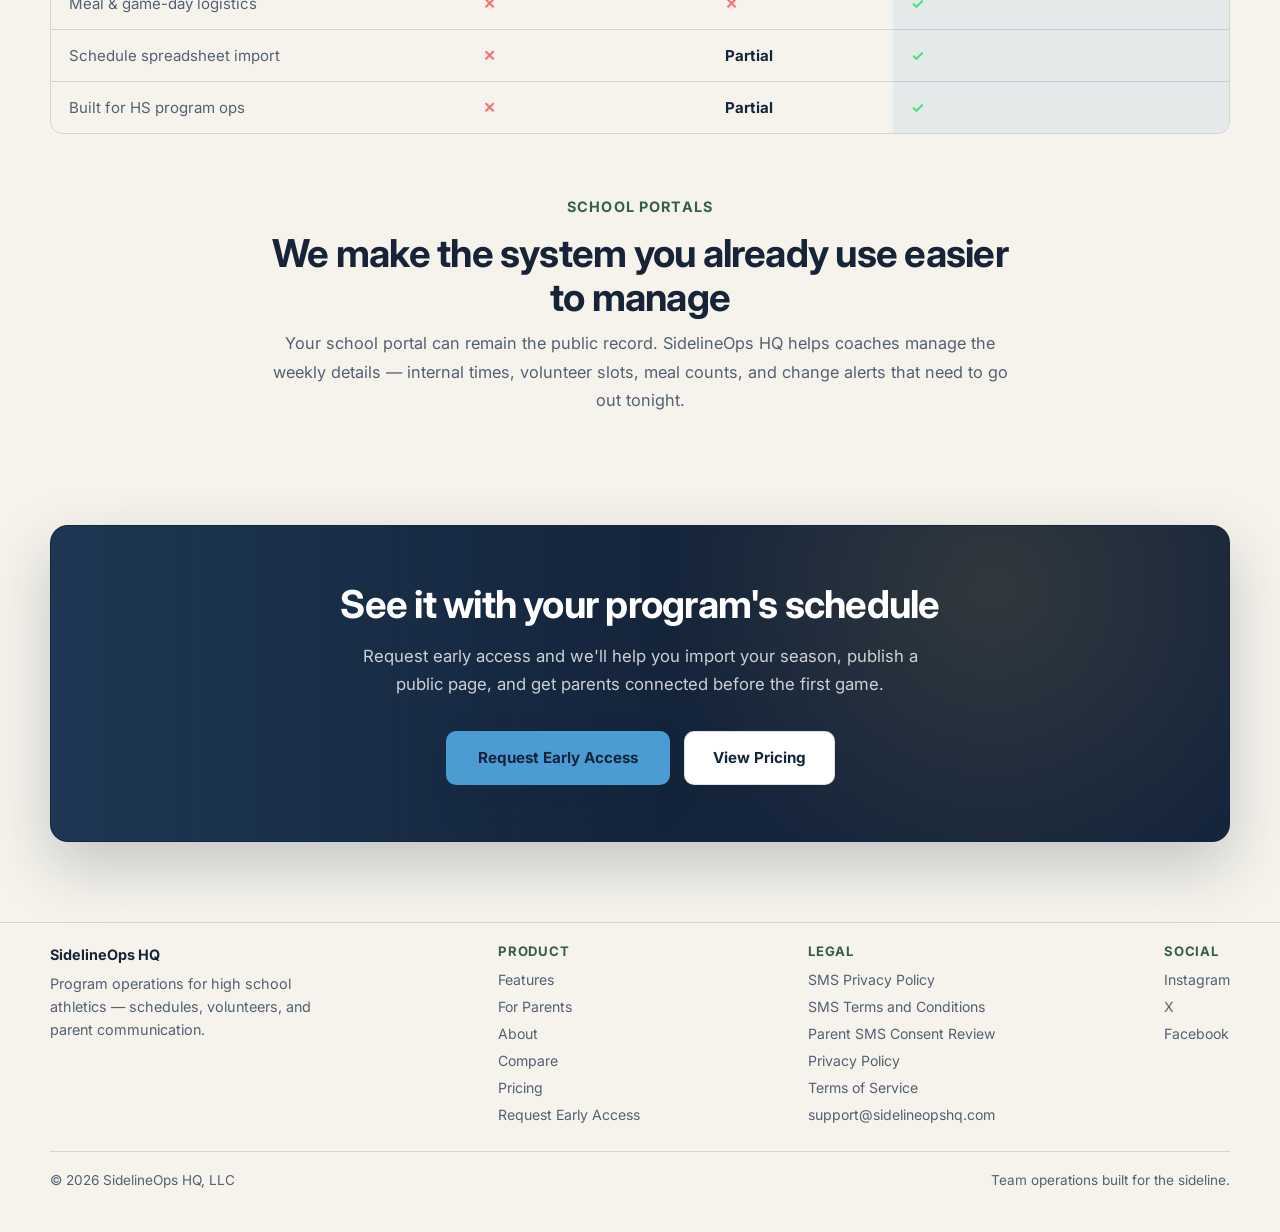
<file: compare.html>
<!DOCTYPE html>
<html lang="en">
<head>
  <meta charset="UTF-8" />
  <meta name="viewport" content="width=device-width, initial-scale=1.0" />
  <title>Compare | SidelineOps HQ vs GroupMe, TeamSnap, and spreadsheets</title>
  <meta name="description" content="See how SidelineOps HQ compares to GroupMe, TeamSnap, school portals, and spreadsheets for high school athletic program operations." />
  <link rel="canonical" href="https://www.sidelineopshq.com/compare.html" />
  <link rel="preconnect" href="https://fonts.googleapis.com" />
  <link rel="preconnect" href="https://fonts.gstatic.com" crossorigin />
  <link href="https://fonts.googleapis.com/css2?family=Inter:wght@400;500;600;700;800&display=swap" rel="stylesheet" />
  <link rel="icon" href="assets/sidelineops-favicon.ico" />
  <link rel="stylesheet" href="assets/site.css" />
</head>
<body>
  <div class="page">

    <header class="topbar">
      <div class="container brand-row">
        <a class="brand-mini" href="index.html">
          <img src="assets/sidelineops-logo-cropped.png" alt="SidelineOps HQ logo" />
          <span>SidelineOps HQ</span>
        </a>
        <nav class="nav-actions" aria-label="Main navigation">
          <div class="nav-links">
            <a class="nav-link" href="index.html#how-it-works">How It Works</a>
            <a class="nav-link" href="index.html#features">Features</a>
            <a class="nav-link active" href="compare.html">Compare</a>
            <a class="nav-link" href="pricing.html">Pricing</a>
          </div>
          <button class="menu-toggle" type="button" aria-label="Open menu" aria-expanded="false">☰</button>
          <div class="nav-cta-group">
            <a class="btn-outline-small" href="https://app.sidelineopshq.com/login">Log In</a>
            <a class="btn btn-primary" style="min-height:40px;padding:0 18px;font-size:0.9rem;" href="https://app.sidelineopshq.com/signup">Request Early Access</a>
          </div>
        </nav>
      </div>
    </header>

    <main>
      <section class="page-hero">
        <div class="container">
          <div class="section-label">Compare</div>
          <h1>Not another group chat.<br />Program operations.</h1>
          <p class="lead">
            SidelineOps HQ sits beside the tools you already use — it replaces the manual work
            of keeping schedules, volunteers, and alerts in sync across GroupMe, email, and spreadsheets.
          </p>
        </div>
      </section>

      <section class="section" style="padding-top:0;">
        <div class="container">
          <div class="highlight-band center">
            <strong>The short version:</strong> Keep GroupMe for team chatter.
            Use SidelineOps HQ for <em>who does what, when</em> — and let change alerts go out automatically
            when the schedule moves.
          </div>

          <div class="compare-grid" style="margin-top:32px;">
            <div class="compare-card">
              <div class="compare-tag">What you use today</div>
              <h3>GroupMe + spreadsheet</h3>
              <ul>
                <li class="pos">Free and familiar</li>
                <li class="pos">Instant team chatter</li>
                <li class="neg">Schedule changes need a separate manual message</li>
                <li class="neg">Volunteer signup lives in a side thread or paper sheet</li>
                <li class="neg">Parents who miss the thread miss the update</li>
                <li class="neg">No public schedule or calendar feed</li>
              </ul>
            </div>

            <div class="compare-card highlight">
              <div class="compare-tag">Program operations</div>
              <h3>SidelineOps HQ</h3>
              <ul>
                <li class="pos">Update schedule once — alerts go automatically</li>
                <li class="pos">Volunteer roles, signup, and reminders built in</li>
                <li class="pos">Public schedule + ICS — no parent login</li>
                <li class="pos">Multi-team (V/JV/FR) under one program</li>
                <li class="pos">Automated notifications + GroupMe integration</li>
                <li class="pos">Coach actions in under 3 taps</li>
              </ul>
            </div>

            <div class="compare-card">
              <div class="compare-tag">Full athlete management</div>
              <h3>TeamSnap &amp; similar</h3>
              <ul>
                <li class="pos">Broad roster and payment features</li>
                <li class="pos">Multi-sport club workflows</li>
                <li class="neg">Heavier setup for HS program ops</li>
                <li class="neg">Not built around multi-team HS schedules</li>
                <li class="neg">Volunteer + game-day logistics often still manual</li>
                <li class="neg">Higher cost for features you may not need</li>
              </ul>
            </div>
          </div>
        </div>
      </section>

      <section class="section" style="padding-top:0;">
        <div class="container">
          <div class="section-header">
            <div class="section-label">Feature comparison</div>
            <h2>What each tool is actually for</h2>
            <p class="section-subtext">
              SidelineOps HQ is not trying to replace your school portal or become a full athlete management suite.
              It's the operational layer coaches control day to day.
            </p>
          </div>

          <div class="compare-table-wrap">
            <table class="compare-table">
              <thead>
                <tr>
                  <th>Capability</th>
                  <th>GroupMe / texts</th>
                  <th>TeamSnap</th>
                  <th class="col-highlight">SidelineOps HQ</th>
                </tr>
              </thead>
              <tbody>
                <tr>
                  <td>Instant group messaging</td>
                  <td><span class="check">✓</span></td>
                  <td><span class="partial">Partial</span></td>
                  <td class="col-highlight"><span class="partial">Via GroupMe integration</span></td>
                </tr>
                <tr>
                  <td>Multi-team schedule (V/JV/FR)</td>
                  <td><span class="cross">✕</span></td>
                  <td><span class="partial">Partial</span></td>
                  <td class="col-highlight"><span class="check">✓</span></td>
                </tr>
                <tr>
                  <td>Auto alerts on schedule change</td>
                  <td><span class="cross">✕</span></td>
                  <td><span class="partial">Partial</span></td>
                  <td class="col-highlight"><span class="check">✓</span></td>
                </tr>
                <tr>
                  <td>Volunteer signup &amp; assignments</td>
                  <td><span class="cross">✕</span></td>
                  <td><span class="partial">Partial</span></td>
                  <td class="col-highlight"><span class="check">✓</span></td>
                </tr>
                <tr>
                  <td>Public schedule (no login)</td>
                  <td><span class="cross">✕</span></td>
                  <td><span class="check">✓</span></td>
                  <td class="col-highlight"><span class="check">✓</span></td>
                </tr>
                <tr>
                  <td>Parents join without an app</td>
                  <td><span class="partial">App required</span></td>
                  <td><span class="partial">App typical</span></td>
                  <td class="col-highlight"><span class="check">✓ Email + link</span></td>
                </tr>
                <tr>
                  <td>Meal &amp; game-day logistics</td>
                  <td><span class="cross">✕</span></td>
                  <td><span class="cross">✕</span></td>
                  <td class="col-highlight"><span class="check">✓</span></td>
                </tr>
                <tr>
                  <td>Schedule spreadsheet import</td>
                  <td><span class="cross">✕</span></td>
                  <td><span class="partial">Partial</span></td>
                  <td class="col-highlight"><span class="check">✓</span></td>
                </tr>
                <tr>
                  <td>Built for HS program ops</td>
                  <td><span class="cross">✕</span></td>
                  <td><span class="partial">Partial</span></td>
                  <td class="col-highlight"><span class="check">✓</span></td>
                </tr>
              </tbody>
            </table>
          </div>
        </div>
      </section>

      <section class="section" style="padding-top:0;">
        <div class="container">
          <div class="section-header center">
            <div class="section-label">School portals</div>
            <h2>We make the system you already use easier to manage</h2>
            <p class="section-subtext" style="margin:0 auto;">
              Your school portal can remain the public record. SidelineOps HQ helps coaches manage the weekly details —
              internal times, volunteer slots, meal counts, and change alerts that need to go out tonight.
            </p>
          </div>
        </div>
      </section>

      <section class="cta-section">
        <div class="container">
          <div class="cta-card">
            <h2>See it with your program's schedule</h2>
            <p>Request early access and we'll help you import your season, publish a public page, and get parents connected before the first game.</p>
            <div class="cta-actions">
              <a class="btn btn-primary" style="min-height:54px;padding:0 32px;" href="https://app.sidelineopshq.com/signup">Request Early Access</a>
              <a class="btn btn-secondary" style="min-height:54px;padding:0 28px;" href="pricing.html">View Pricing</a>
            </div>
          </div>
        </div>
      </section>
    </main>

    <footer class="footer">
      <div class="container footer-inner">
        <div class="footer-brand">
          <strong>SidelineOps HQ</strong>
          Program operations for high school athletics — schedules, volunteers, and parent communication.
        </div>
        <div>
          <div class="footer-col-title">Product</div>
          <div class="footer-links">
            <a href="index.html#features">Features</a>
            <a href="parents.html">For Parents</a>
            <a href="about.html">About</a>
            <a href="compare.html">Compare</a>
            <a href="pricing.html">Pricing</a>
            <a href="https://app.sidelineopshq.com/signup">Request Early Access</a>
          </div>
        </div>
        <div>
          <div class="footer-col-title">Legal</div>
          <div class="footer-links">
            <a href="/sms/privacy">SMS Privacy Policy</a>
            <a href="/sms/terms">SMS Terms and Conditions</a>
            <a href="https://app.sidelineopshq.com/sms/consent-review">Parent SMS Consent Review</a>
            <a href="https://app.sidelineopshq.com/legal/privacy">Privacy Policy</a>
            <a href="https://app.sidelineopshq.com/legal/terms">Terms of Service</a>
            <a href="mailto:support@sidelineopshq.com">support@sidelineopshq.com</a>
          </div>
        </div>
        <div>
          <div class="footer-col-title">Social</div>
          <div class="footer-links">
            <a href="https://www.instagram.com/sidelineopshq/" target="_blank" rel="noopener noreferrer">Instagram</a>
            <a href="https://x.com/SidelineOps" target="_blank" rel="noopener noreferrer">X</a>
            <a href="https://www.facebook.com/profile.php?id=61584873816771" target="_blank" rel="noopener noreferrer">Facebook</a>
          </div>
        </div>
        <div class="footer-bottom">
          <span>© 2026 SidelineOps HQ, LLC</span>
          <span>Team operations built for the sideline.</span>
        </div>
      </div>
    </footer>
  </div>
  <script src="assets/site.js"></script>
</body>
</html>
</file>
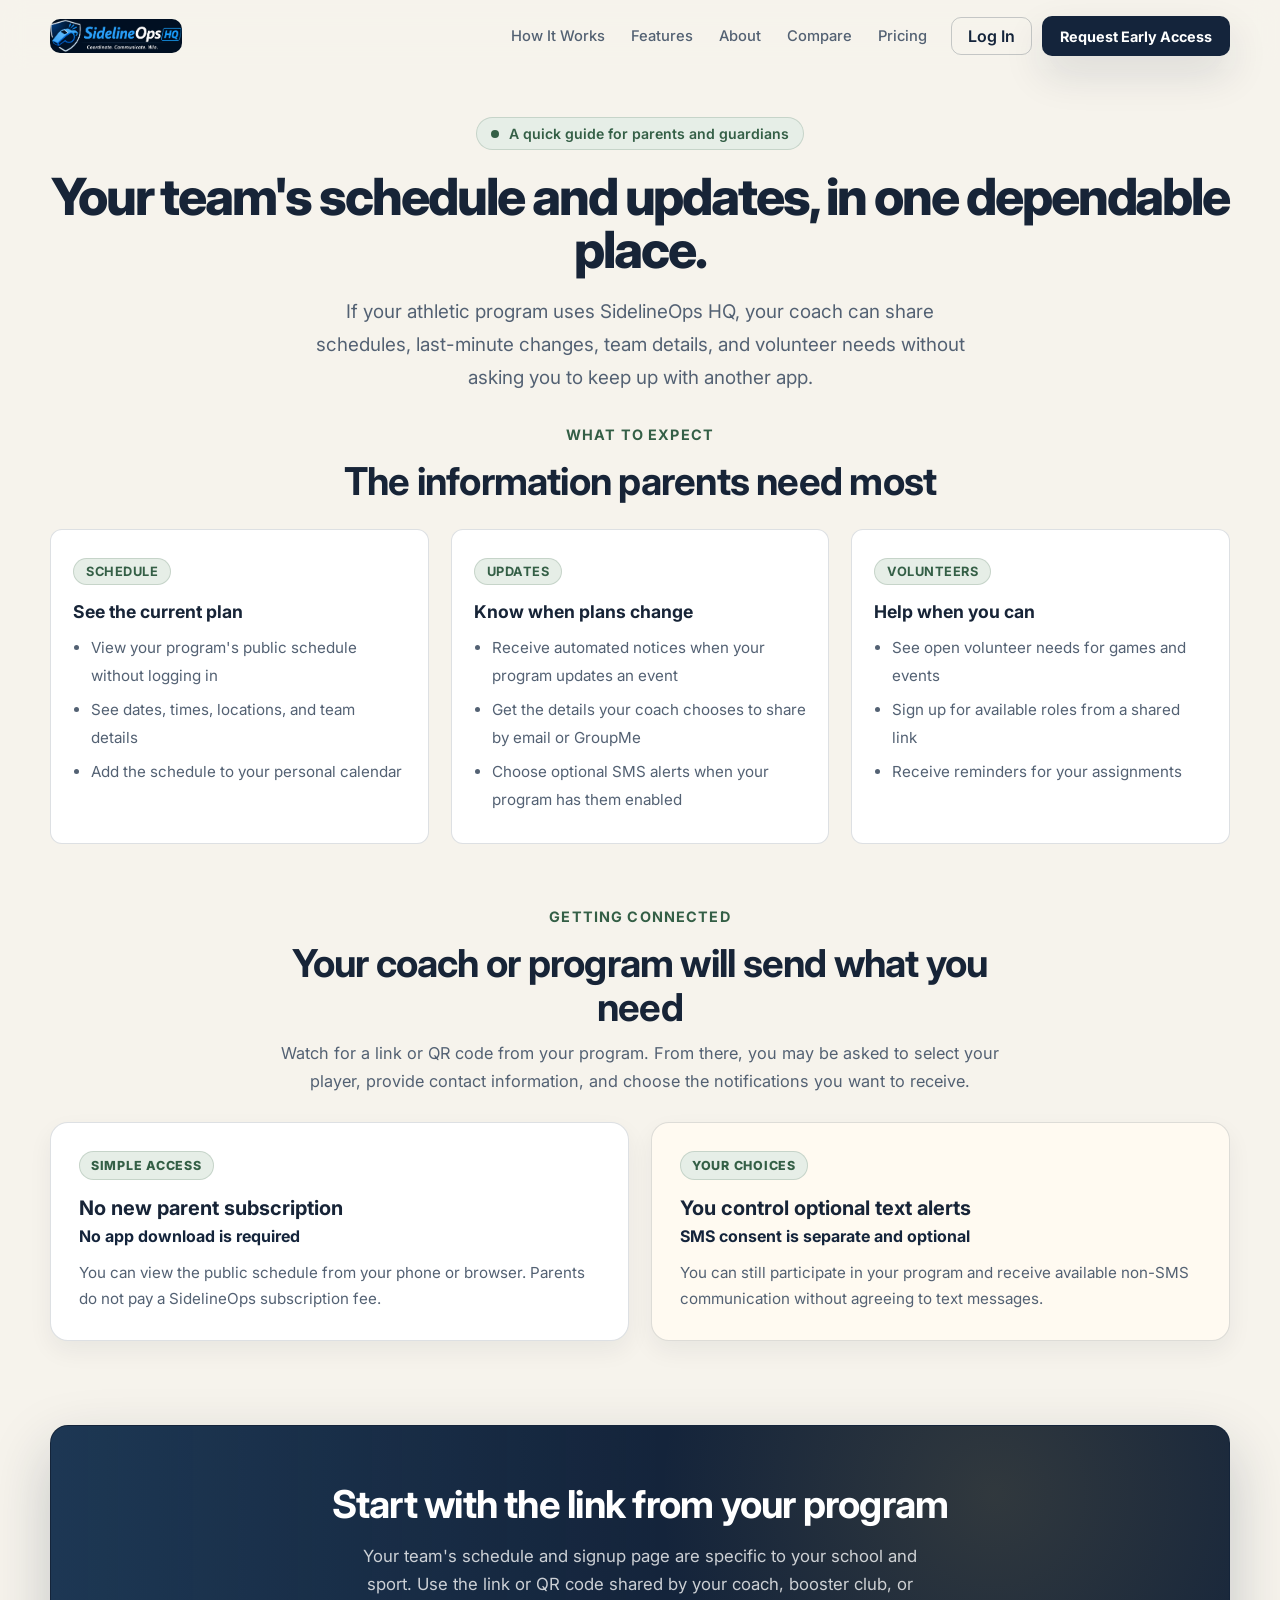
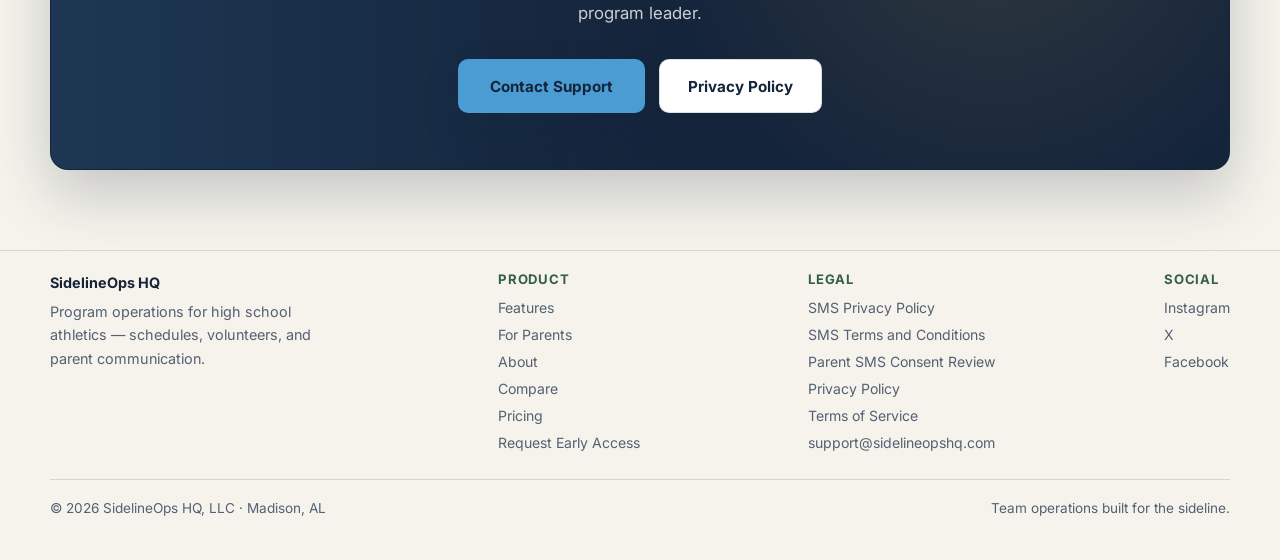
<file: parents.html>
<!DOCTYPE html>
<html lang="en">
<head>
  <meta charset="UTF-8" />
  <meta name="viewport" content="width=device-width, initial-scale=1.0" />
  <title>For Parents | SidelineOps HQ</title>
  <meta name="description" content="A quick guide for parents and guardians whose high school athletic program uses SidelineOps HQ for schedules, updates, and volunteer needs." />
  <link rel="canonical" href="https://www.sidelineopshq.com/parents.html" />
  <link rel="preconnect" href="https://fonts.googleapis.com" />
  <link rel="preconnect" href="https://fonts.gstatic.com" crossorigin />
  <link href="https://fonts.googleapis.com/css2?family=Inter:wght@400;500;600;700;800&display=swap" rel="stylesheet" />
  <link rel="icon" href="assets/sidelineops-favicon.ico" />
  <link rel="stylesheet" href="assets/site.css" />
</head>
<body>
  <div class="page">

    <header class="topbar">
      <div class="container brand-row">
        <a class="brand-mini" href="index.html">
          <img src="assets/sidelineops-logo-cropped.png" alt="SidelineOps HQ logo" />
          <span>SidelineOps HQ</span>
        </a>
        <nav class="nav-actions" aria-label="Main navigation">
          <div class="nav-links">
            <a class="nav-link" href="index.html#how-it-works">How It Works</a>
            <a class="nav-link" href="index.html#features">Features</a>
            <a class="nav-link" href="about.html">About</a>
            <a class="nav-link" href="compare.html">Compare</a>
            <a class="nav-link" href="pricing.html">Pricing</a>
          </div>
          <button class="menu-toggle" type="button" aria-label="Open menu" aria-expanded="false">☰</button>
          <div class="nav-cta-group">
            <a class="btn-outline-small" href="https://app.sidelineopshq.com/login">Log In</a>
            <a class="btn btn-primary" style="min-height:40px;padding:0 18px;font-size:0.9rem;" href="https://app.sidelineopshq.com/signup">Request Early Access</a>
          </div>
        </nav>
      </div>
    </header>

    <main>
      <section class="page-hero">
        <div class="container">
          <div class="eyebrow" style="display:inline-flex;margin-bottom:20px;">
            <span class="beta-dot"></span>
            A quick guide for parents and guardians
          </div>
          <h1>Your team's schedule and updates, in one dependable place.</h1>
          <p class="lead">
            If your athletic program uses SidelineOps HQ, your coach can share schedules, last-minute
            changes, team details, and volunteer needs without asking you to keep up with another app.
          </p>
        </div>
      </section>

      <section class="section" style="padding-top:0;">
        <div class="container">
          <div class="section-header center">
            <div class="section-label">What to expect</div>
            <h2>The information parents need most</h2>
          </div>

          <div class="role-grid">
            <article class="role-card">
              <div class="role-badge">Schedule</div>
              <h3>See the current plan</h3>
              <ul>
                <li>View your program's public schedule without logging in</li>
                <li>See dates, times, locations, and team details</li>
                <li>Add the schedule to your personal calendar</li>
              </ul>
            </article>

            <article class="role-card">
              <div class="role-badge">Updates</div>
              <h3>Know when plans change</h3>
              <ul>
                <li>Receive automated notices when your program updates an event</li>
                <li>Get the details your coach chooses to share by email or GroupMe</li>
                <li>Choose optional SMS alerts when your program has them enabled</li>
              </ul>
            </article>

            <article class="role-card">
              <div class="role-badge">Volunteers</div>
              <h3>Help when you can</h3>
              <ul>
                <li>See open volunteer needs for games and events</li>
                <li>Sign up for available roles from a shared link</li>
                <li>Receive reminders for your assignments</li>
              </ul>
            </article>
          </div>
        </div>
      </section>

      <section class="section" style="padding-top:0;">
        <div class="container">
          <div class="section-header center">
            <div class="section-label">Getting connected</div>
            <h2>Your coach or program will send what you need</h2>
            <p class="section-subtext" style="margin:0 auto;">
              Watch for a link or QR code from your program. From there, you may be asked to select your
              player, provide contact information, and choose the notifications you want to receive.
            </p>
          </div>

          <div class="beta-program-grid">
            <article class="beta-program-card">
              <div class="beta-program-status">Simple access</div>
              <h3>No new parent subscription</h3>
              <p>No app download is required</p>
              <span>You can view the public schedule from your phone or browser. Parents do not pay a SidelineOps subscription fee.</span>
            </article>

            <article class="beta-program-card muted">
              <div class="beta-program-status">Your choices</div>
              <h3>You control optional text alerts</h3>
              <p>SMS consent is separate and optional</p>
              <span>You can still participate in your program and receive available non-SMS communication without agreeing to text messages.</span>
            </article>
          </div>
        </div>
      </section>

      <section class="cta-section">
        <div class="container">
          <div class="cta-card">
            <h2>Start with the link from your program</h2>
            <p>Your team's schedule and signup page are specific to your school and sport. Use the link or QR code shared by your coach, booster club, or program leader.</p>
            <div class="cta-actions">
              <a class="btn btn-primary" style="min-height:54px;padding:0 32px;" href="mailto:support@sidelineopshq.com">Contact Support</a>
              <a class="btn btn-secondary" style="min-height:54px;padding:0 28px;" href="https://app.sidelineopshq.com/legal/privacy">Privacy Policy</a>
            </div>
          </div>
        </div>
      </section>
    </main>

    <footer class="footer">
      <div class="container footer-inner">
        <div class="footer-brand">
          <strong>SidelineOps HQ</strong>
          Program operations for high school athletics — schedules, volunteers, and parent communication.
        </div>
        <div>
          <div class="footer-col-title">Product</div>
          <div class="footer-links">
            <a href="index.html#features">Features</a>
            <a href="parents.html">For Parents</a>
            <a href="about.html">About</a>
            <a href="compare.html">Compare</a>
            <a href="pricing.html">Pricing</a>
            <a href="https://app.sidelineopshq.com/signup">Request Early Access</a>
          </div>
        </div>
        <div>
          <div class="footer-col-title">Legal</div>
          <div class="footer-links">
            <a href="/sms/privacy">SMS Privacy Policy</a>
            <a href="/sms/terms">SMS Terms and Conditions</a>
            <a href="https://app.sidelineopshq.com/sms/consent-review">Parent SMS Consent Review</a>
            <a href="https://app.sidelineopshq.com/legal/privacy">Privacy Policy</a>
            <a href="https://app.sidelineopshq.com/legal/terms">Terms of Service</a>
            <a href="mailto:support@sidelineopshq.com">support@sidelineopshq.com</a>
          </div>
        </div>
        <div>
          <div class="footer-col-title">Social</div>
          <div class="footer-links">
            <a href="https://www.instagram.com/sidelineopshq/" target="_blank" rel="noopener noreferrer">Instagram</a>
            <a href="https://x.com/SidelineOps" target="_blank" rel="noopener noreferrer">X</a>
            <a href="https://www.facebook.com/profile.php?id=61584873816771" target="_blank" rel="noopener noreferrer">Facebook</a>
          </div>
        </div>
        <div class="footer-bottom">
          <span>© 2026 SidelineOps HQ, LLC · Madison, AL</span>
          <span>Team operations built for the sideline.</span>
        </div>
      </div>
    </footer>

  </div>
  <script src="assets/site.js"></script>
</body>
</html>
</file>
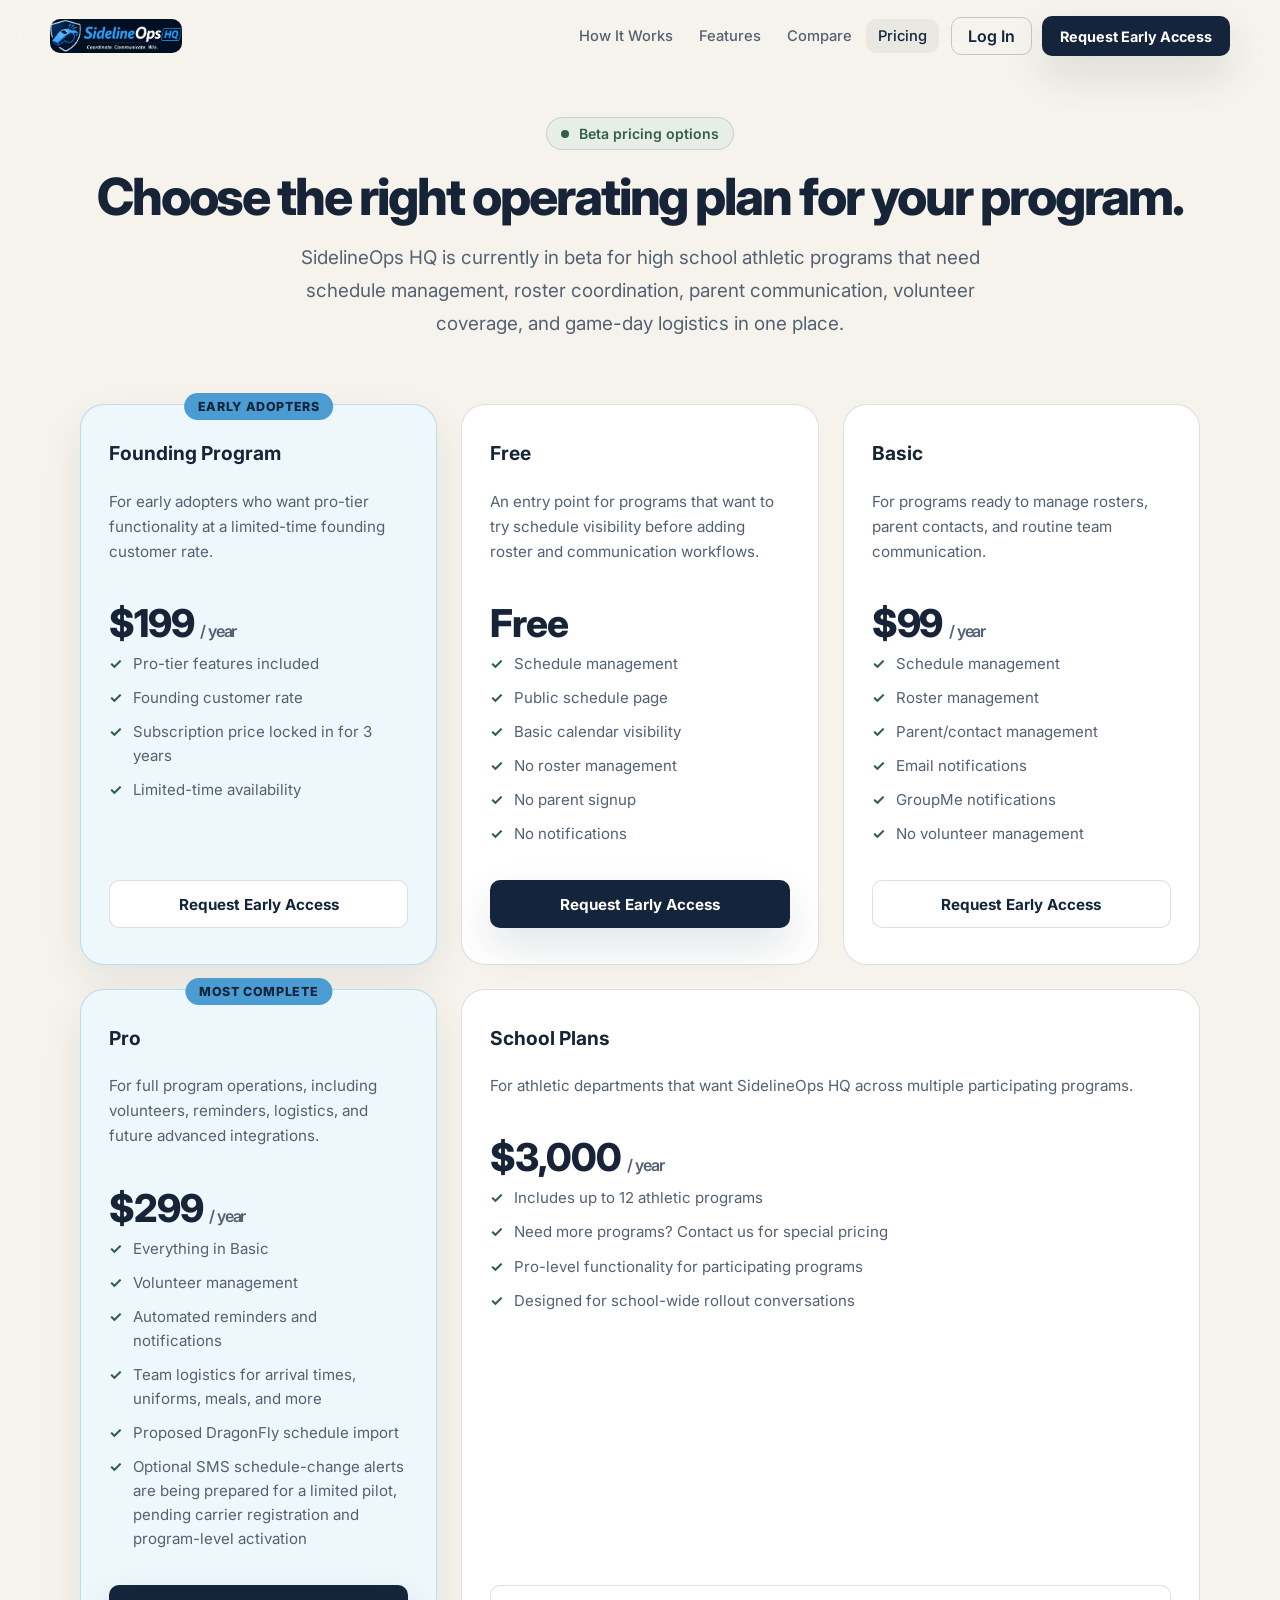
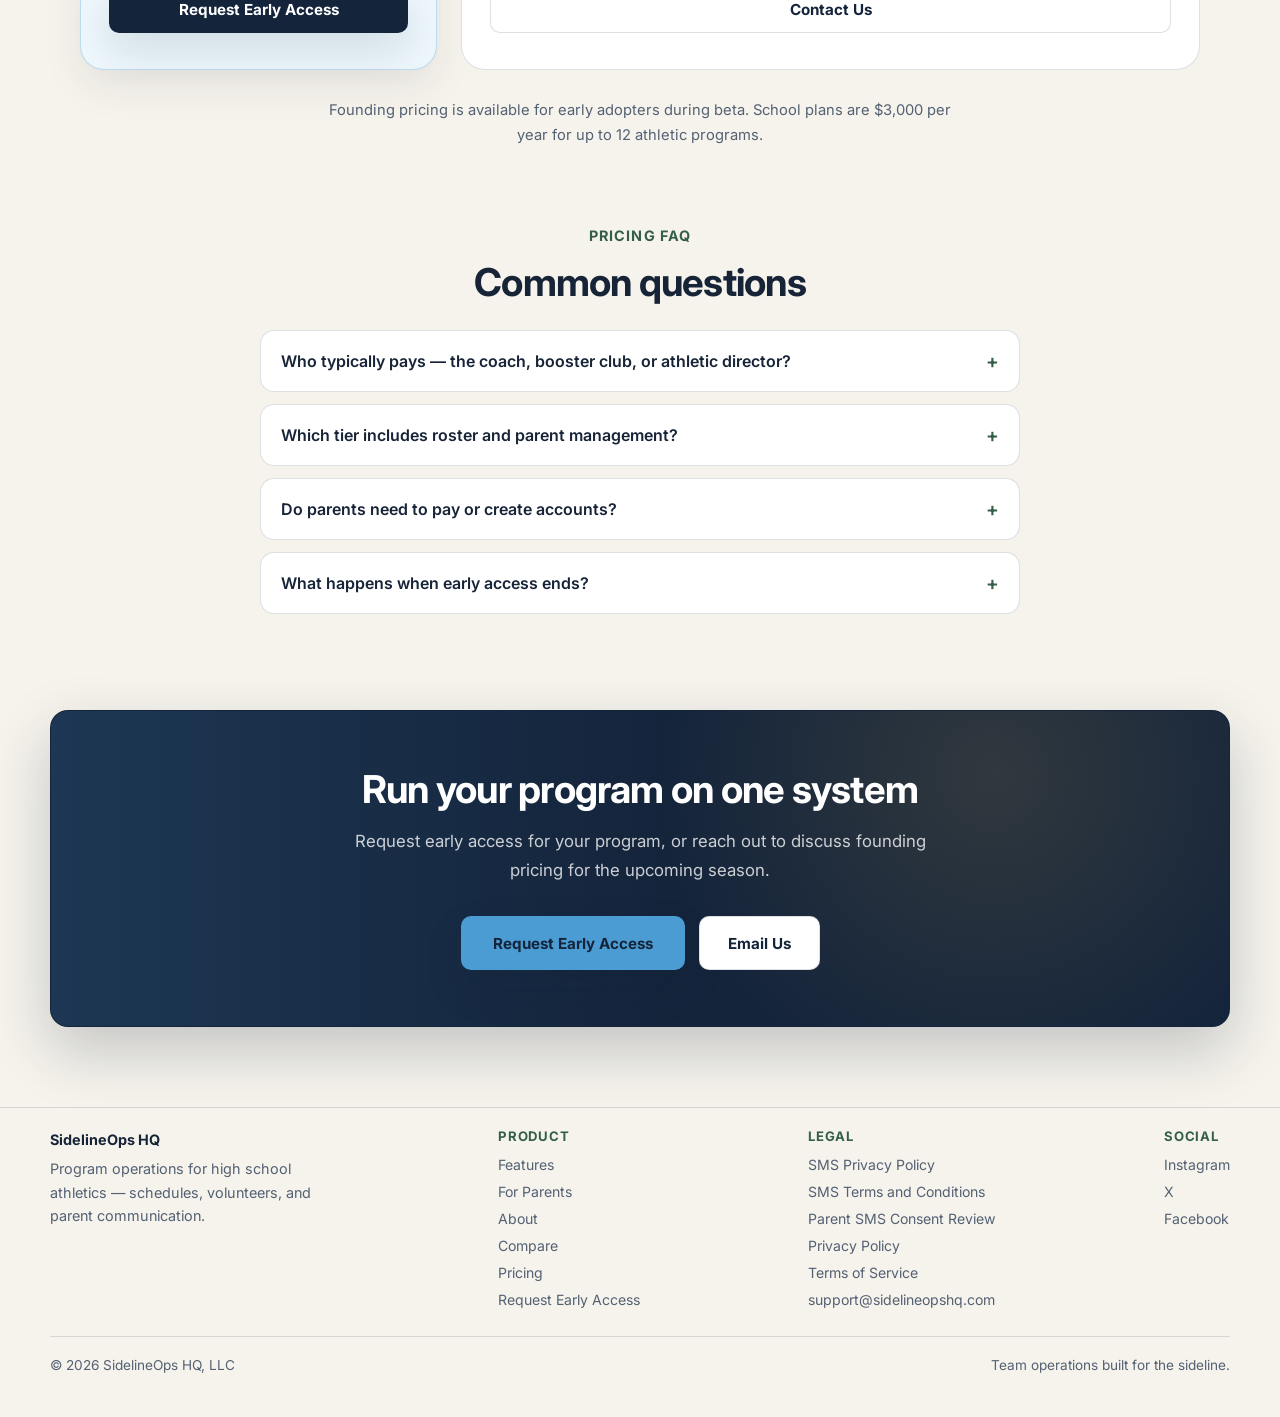
<file: pricing.html>
<!DOCTYPE html>
<html lang="en">
<head>
  <meta charset="UTF-8" />
  <meta name="viewport" content="width=device-width, initial-scale=1.0" />
  <title>Pricing | SidelineOps HQ — Beta pricing for high school athletics</title>
  <meta name="description" content="Beta and founding-program pricing options for SidelineOps HQ, operations software for high-school athletic programs." />
  <link rel="canonical" href="https://www.sidelineopshq.com/pricing.html" />
  <link rel="preconnect" href="https://fonts.googleapis.com" />
  <link rel="preconnect" href="https://fonts.gstatic.com" crossorigin />
  <link href="https://fonts.googleapis.com/css2?family=Inter:wght@400;500;600;700;800&display=swap" rel="stylesheet" />
  <link rel="icon" href="assets/sidelineops-favicon.ico" />
  <link rel="stylesheet" href="assets/site.css" />
</head>
<body>
  <div class="page">

    <header class="topbar">
      <div class="container brand-row">
        <a class="brand-mini" href="index.html">
          <img src="assets/sidelineops-logo-cropped.png" alt="SidelineOps HQ logo" />
          <span>SidelineOps HQ</span>
        </a>
        <nav class="nav-actions" aria-label="Main navigation">
          <div class="nav-links">
            <a class="nav-link" href="index.html#how-it-works">How It Works</a>
            <a class="nav-link" href="index.html#features">Features</a>
            <a class="nav-link" href="compare.html">Compare</a>
            <a class="nav-link active" href="pricing.html">Pricing</a>
          </div>
          <button class="menu-toggle" type="button" aria-label="Open menu" aria-expanded="false">☰</button>
          <div class="nav-cta-group">
            <a class="btn-outline-small" href="https://app.sidelineopshq.com/login">Log In</a>
            <a class="btn btn-primary" style="min-height:40px;padding:0 18px;font-size:0.9rem;" href="https://app.sidelineopshq.com/signup">Request Early Access</a>
          </div>
        </nav>
      </div>
    </header>

    <main>
      <section class="page-hero">
        <div class="container">
          <div class="eyebrow" style="display:inline-flex;margin-bottom:20px;">
            <span class="beta-dot"></span>
            Beta pricing options
          </div>
          <h1>Choose the right operating plan for your program.</h1>
          <p class="lead">
            SidelineOps HQ is currently in beta for high school athletic programs that need schedule management,
            roster coordination, parent communication, volunteer coverage, and game-day logistics in one place.
          </p>
        </div>
      </section>

      <section class="section" style="padding-top:0;">
        <div class="container">
          <div class="pricing-grid">
            <div class="pricing-card featured">
              <div class="pricing-badge">Early adopters</div>
              <h3>Founding Program</h3>
              <p class="pricing-desc">For early adopters who want pro-tier functionality at a limited-time founding customer rate.</p>
              <div class="pricing-price">$199 <span>/ year</span></div>
              <ul>
                <li>Pro-tier features included</li>
                <li>Founding customer rate</li>
                <li>Subscription price locked in for 3 years</li>
                <li>Limited-time availability</li>
              </ul>
              <a class="btn btn-secondary" style="width:100%;" href="https://app.sidelineopshq.com/signup">Request Early Access</a>
            </div>

            <div class="pricing-card">
              <h3>Free</h3>
              <p class="pricing-desc">An entry point for programs that want to try schedule visibility before adding roster and communication workflows.</p>
              <div class="pricing-price">Free</div>
              <ul>
                <li>Schedule management</li>
                <li>Public schedule page</li>
                <li>Basic calendar visibility</li>
                <li>No roster management</li>
                <li>No parent signup</li>
                <li>No notifications</li>
              </ul>
              <a class="btn btn-primary" style="width:100%;" href="https://app.sidelineopshq.com/signup">Request Early Access</a>
            </div>

            <div class="pricing-card">
              <h3>Basic</h3>
              <p class="pricing-desc">For programs ready to manage rosters, parent contacts, and routine team communication.</p>
              <div class="pricing-price">$99 <span>/ year</span></div>
              <ul>
                <li>Schedule management</li>
                <li>Roster management</li>
                <li>Parent/contact management</li>
                <li>Email notifications</li>
                <li>GroupMe notifications</li>
                <li>No volunteer management</li>
              </ul>
              <a class="btn btn-secondary" style="width:100%;" href="https://app.sidelineopshq.com/signup">Request Early Access</a>
            </div>

            <div class="pricing-card featured">
              <div class="pricing-badge">Most complete</div>
              <h3>Pro</h3>
              <p class="pricing-desc">For full program operations, including volunteers, reminders, logistics, and future advanced integrations.</p>
              <div class="pricing-price">$299 <span>/ year</span></div>
              <ul>
                <li>Everything in Basic</li>
                <li>Volunteer management</li>
                <li>Automated reminders and notifications</li>
                <li>Team logistics for arrival times, uniforms, meals, and more</li>
                <li>Proposed DragonFly schedule import</li>
                <li>Optional SMS schedule-change alerts are being prepared for a limited pilot, pending carrier registration and program-level activation</li>
              </ul>
              <a class="btn btn-primary" style="width:100%;" href="https://app.sidelineopshq.com/signup">Request Early Access</a>
            </div>

            <div class="pricing-card school-plan-card">
              <h3>School Plans</h3>
              <p class="pricing-desc">For athletic departments that want SidelineOps HQ across multiple participating programs.</p>
              <div class="pricing-price">$3,000 <span>/ year</span></div>
              <ul>
                <li>Includes up to 12 athletic programs</li>
                <li>Need more programs? Contact us for special pricing</li>
                <li>Pro-level functionality for participating programs</li>
                <li>Designed for school-wide rollout conversations</li>
              </ul>
              <a class="btn btn-secondary" style="width:100%;" href="mailto:support@sidelineopshq.com">Contact Us</a>
            </div>
          </div>

          <p class="pricing-note">
            Founding pricing is available for early adopters during beta. School plans are $3,000 per year for up to 12 athletic programs.
          </p>
        </div>
      </section>

      <section class="section" style="padding-top:0;">
        <div class="container">
          <div class="section-header center">
            <div class="section-label">Pricing FAQ</div>
            <h2>Common questions</h2>
          </div>

          <div class="faq-list">
            <div class="faq-item">
              <button class="faq-question" type="button" aria-expanded="false">
                Who typically pays — the coach, booster club, or athletic director?
                <span class="faq-icon">+</span>
              </button>
              <div class="faq-answer">
                Most founding programs are funded by booster clubs or head coaches with booster budget approval.
                The price is designed to fit a single line item — comparable to a team management tool or tournament software,
                not a district-wide procurement.
              </div>
            </div>

            <div class="faq-item">
              <button class="faq-question" type="button" aria-expanded="false">
                Which tier includes roster and parent management?
                <span class="faq-icon">+</span>
              </button>
              <div class="faq-answer">
                Basic and Pro include roster management and parent/contact management. Free is intended as a trial or entry point for schedule visibility only.
              </div>
            </div>

            <div class="faq-item">
              <button class="faq-question" type="button" aria-expanded="false">
                Do parents need to pay or create accounts?
                <span class="faq-icon">+</span>
              </button>
              <div class="faq-answer">
                No. Parents join via a QR code or link, select their player, and receive email updates.
                They can view the public schedule without logging in. There is no parent subscription fee.
              </div>
            </div>

            <div class="faq-item">
              <button class="faq-question" type="button" aria-expanded="false">
                What happens when early access ends?
                <span class="faq-icon">+</span>
              </button>
              <div class="faq-answer">
                Early adopters can request the Founding Program offer while it is available. We'll reach out before your season ends — no surprise bills mid-tournament.
              </div>
            </div>
          </div>
        </div>
      </section>

      <section class="cta-section">
        <div class="container">
          <div class="cta-card">
            <h2>Run your program on one system</h2>
            <p>Request early access for your program, or reach out to discuss founding pricing for the upcoming season.</p>
            <div class="cta-actions">
              <a class="btn btn-primary" style="min-height:54px;padding:0 32px;" href="https://app.sidelineopshq.com/signup">Request Early Access</a>
              <a class="btn btn-secondary" style="min-height:54px;padding:0 28px;" href="mailto:support@sidelineopshq.com">Email Us</a>
            </div>
          </div>
        </div>
      </section>
    </main>

    <footer class="footer">
      <div class="container footer-inner">
        <div class="footer-brand">
          <strong>SidelineOps HQ</strong>
          Program operations for high school athletics — schedules, volunteers, and parent communication.
        </div>
        <div>
          <div class="footer-col-title">Product</div>
          <div class="footer-links">
            <a href="index.html#features">Features</a>
            <a href="parents.html">For Parents</a>
            <a href="about.html">About</a>
            <a href="compare.html">Compare</a>
            <a href="pricing.html">Pricing</a>
            <a href="https://app.sidelineopshq.com/signup">Request Early Access</a>
          </div>
        </div>
        <div>
          <div class="footer-col-title">Legal</div>
          <div class="footer-links">
            <a href="/sms/privacy">SMS Privacy Policy</a>
            <a href="/sms/terms">SMS Terms and Conditions</a>
            <a href="https://app.sidelineopshq.com/sms/consent-review">Parent SMS Consent Review</a>
            <a href="https://app.sidelineopshq.com/legal/privacy">Privacy Policy</a>
            <a href="https://app.sidelineopshq.com/legal/terms">Terms of Service</a>
            <a href="mailto:support@sidelineopshq.com">support@sidelineopshq.com</a>
          </div>
        </div>
        <div>
          <div class="footer-col-title">Social</div>
          <div class="footer-links">
            <a href="https://www.instagram.com/sidelineopshq/" target="_blank" rel="noopener noreferrer">Instagram</a>
            <a href="https://x.com/SidelineOps" target="_blank" rel="noopener noreferrer">X</a>
            <a href="https://www.facebook.com/profile.php?id=61584873816771" target="_blank" rel="noopener noreferrer">Facebook</a>
          </div>
        </div>
        <div class="footer-bottom">
          <span>© 2026 SidelineOps HQ, LLC</span>
          <span>Team operations built for the sideline.</span>
        </div>
      </div>
    </footer>
  </div>
  <script src="assets/site.js"></script>
</body>
</html>
</file>
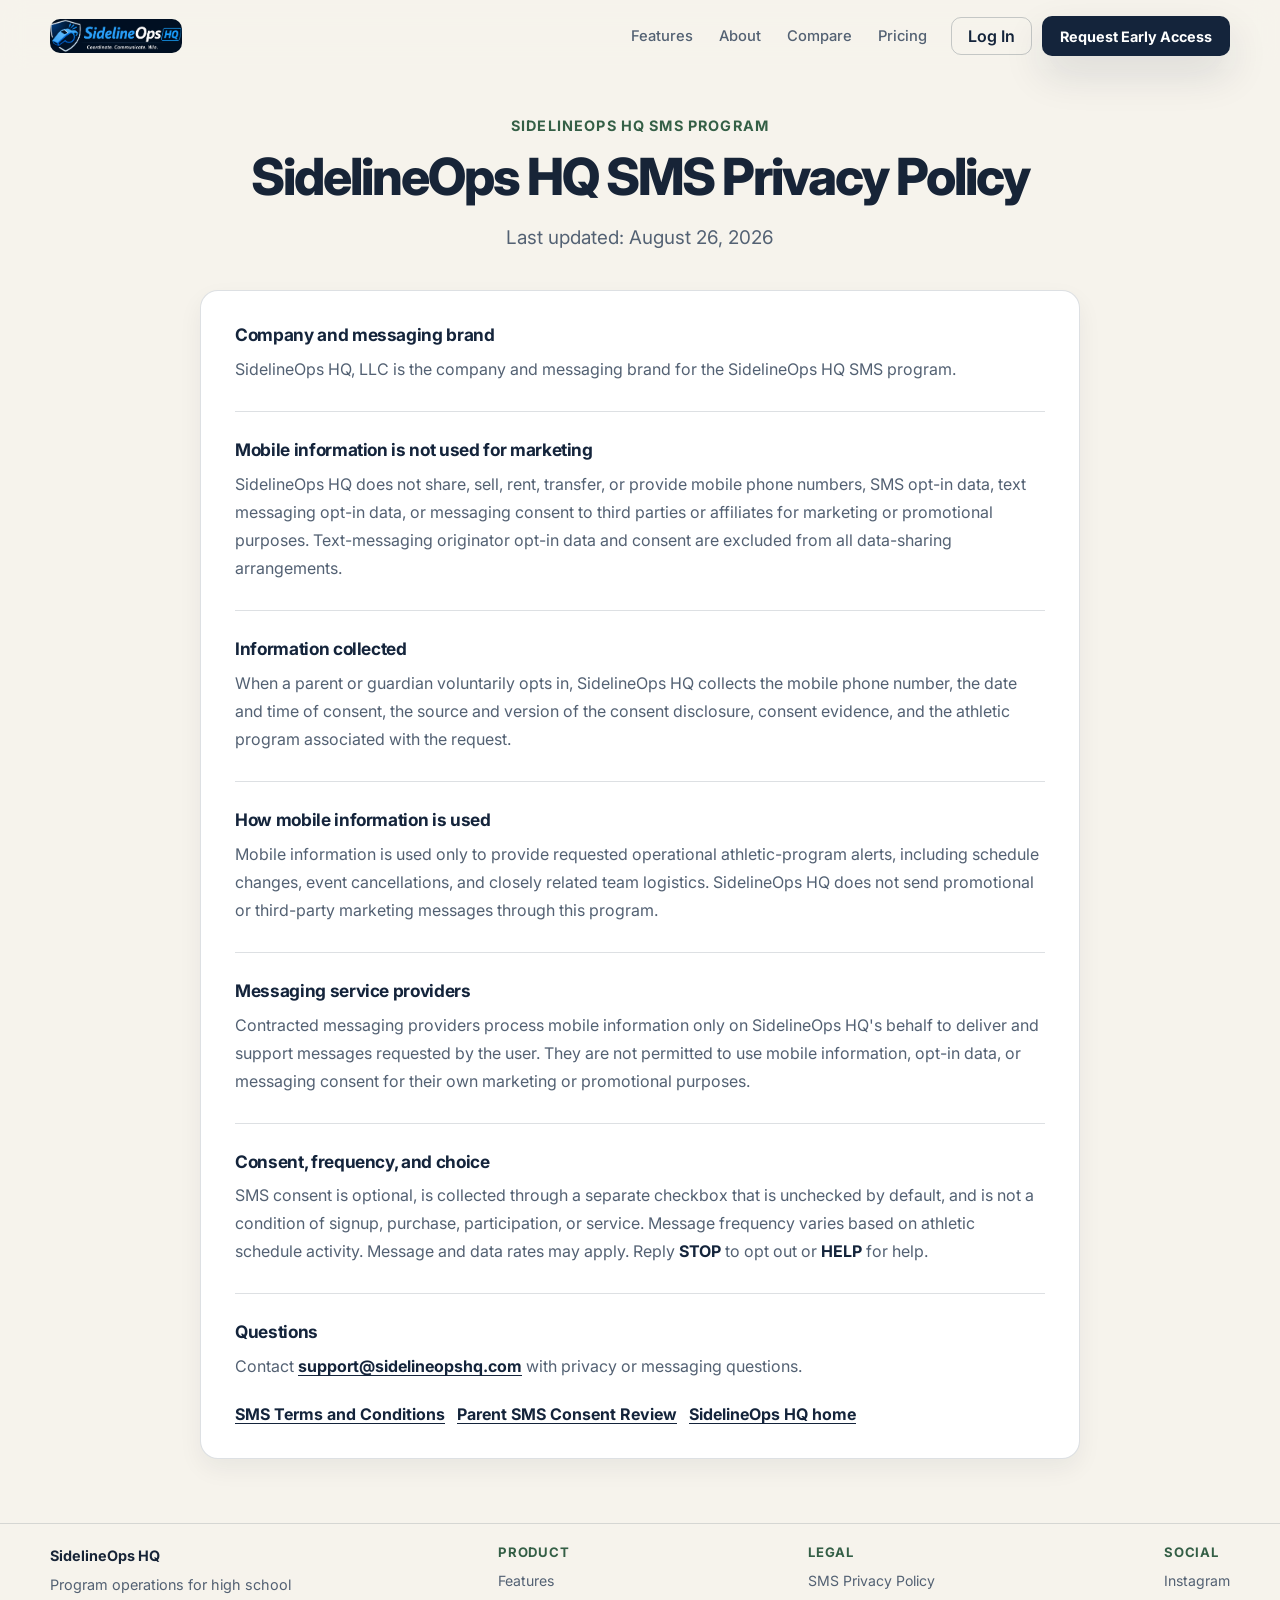
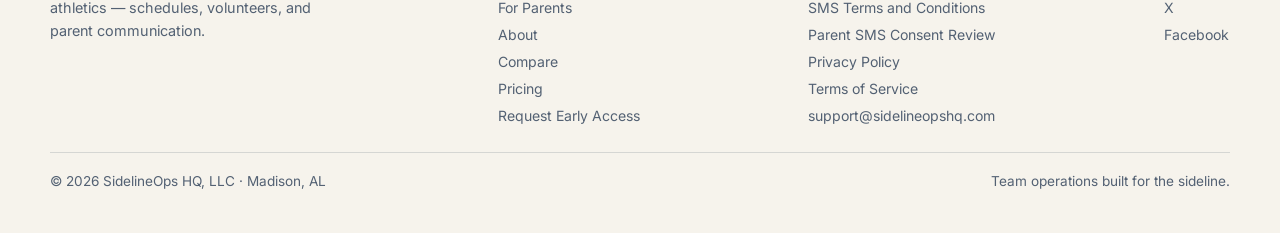
<file: sms/privacy.html>
<!DOCTYPE html>
<html lang="en">
<head>
  <meta charset="UTF-8" />
  <meta name="viewport" content="width=device-width, initial-scale=1.0" />
  <title>SidelineOps HQ SMS Privacy Policy</title>
  <meta name="description" content="SMS Privacy Policy for SidelineOps HQ optional operational athletic-program text alerts." />
  <meta name="robots" content="index, follow" />
  <link rel="canonical" href="https://www.sidelineopshq.com/sms/privacy" />
  <link rel="preconnect" href="https://fonts.googleapis.com" />
  <link rel="preconnect" href="https://fonts.gstatic.com" crossorigin />
  <link href="https://fonts.googleapis.com/css2?family=Inter:wght@400;500;600;700;800&display=swap" rel="stylesheet" />
  <link rel="icon" href="/assets/sidelineops-favicon.ico" />
  <link rel="stylesheet" href="/assets/site.css" />
</head>
<body>
  <div class="page">
    <header class="topbar">
      <div class="container brand-row">
        <a class="brand-mini" href="/">
          <img src="/assets/sidelineops-logo-cropped.png" alt="SidelineOps HQ logo" />
          <span>SidelineOps HQ</span>
        </a>
        <nav class="nav-actions" aria-label="Main navigation">
          <div class="nav-links">
            <a class="nav-link" href="/#features">Features</a>
            <a class="nav-link" href="/about.html">About</a>
            <a class="nav-link" href="/compare.html">Compare</a>
            <a class="nav-link" href="/pricing.html">Pricing</a>
          </div>
          <button class="menu-toggle" type="button" aria-label="Open menu" aria-expanded="false">☰</button>
          <div class="nav-cta-group">
            <a class="btn-outline-small" href="https://app.sidelineopshq.com/login">Log In</a>
            <a class="btn btn-primary" style="min-height:40px;padding:0 18px;font-size:0.9rem;" href="https://app.sidelineopshq.com/signup">Request Early Access</a>
          </div>
        </nav>
      </div>
    </header>

    <main>
      <section class="page-hero legal-hero">
        <div class="container">
          <div class="section-label">SidelineOps HQ SMS program</div>
          <h1>SidelineOps HQ SMS Privacy Policy</h1>
          <p class="lead">Last updated: August 26, 2026</p>
        </div>
      </section>

      <section class="section legal-section" style="padding-top:0;">
        <div class="container legal-container">
          <article class="legal-card">
            <section>
              <h2>Company and messaging brand</h2>
              <p>SidelineOps HQ, LLC is the company and messaging brand for the SidelineOps HQ SMS program.</p>
            </section>

            <section>
              <h2>Mobile information is not used for marketing</h2>
              <p>SidelineOps HQ does not share, sell, rent, transfer, or provide mobile phone numbers, SMS opt-in data, text messaging opt-in data, or messaging consent to third parties or affiliates for marketing or promotional purposes. Text-messaging originator opt-in data and consent are excluded from all data-sharing arrangements.</p>
            </section>

            <section>
              <h2>Information collected</h2>
              <p>When a parent or guardian voluntarily opts in, SidelineOps HQ collects the mobile phone number, the date and time of consent, the source and version of the consent disclosure, consent evidence, and the athletic program associated with the request.</p>
            </section>

            <section>
              <h2>How mobile information is used</h2>
              <p>Mobile information is used only to provide requested operational athletic-program alerts, including schedule changes, event cancellations, and closely related team logistics. SidelineOps HQ does not send promotional or third-party marketing messages through this program.</p>
            </section>

            <section>
              <h2>Messaging service providers</h2>
              <p>Contracted messaging providers process mobile information only on SidelineOps HQ's behalf to deliver and support messages requested by the user. They are not permitted to use mobile information, opt-in data, or messaging consent for their own marketing or promotional purposes.</p>
            </section>

            <section>
              <h2>Consent, frequency, and choice</h2>
              <p>SMS consent is optional, is collected through a separate checkbox that is unchecked by default, and is not a condition of signup, purchase, participation, or service. Message frequency varies based on athletic schedule activity. Message and data rates may apply. Reply <strong>STOP</strong> to opt out or <strong>HELP</strong> for help.</p>
            </section>

            <section>
              <h2>Questions</h2>
              <p>Contact <a href="mailto:support@sidelineopshq.com">support@sidelineopshq.com</a> with privacy or messaging questions.</p>
            </section>

            <nav class="legal-crosslinks" aria-label="Related SMS legal pages">
              <a href="/sms/terms">SMS Terms and Conditions</a>
              <a href="https://app.sidelineopshq.com/sms/consent-review">Parent SMS Consent Review</a>
              <a href="/">SidelineOps HQ home</a>
            </nav>
          </article>
        </div>
      </section>
    </main>

    <footer class="footer">
      <div class="container footer-inner">
        <div class="footer-brand">
          <strong>SidelineOps HQ</strong>
          Program operations for high school athletics — schedules, volunteers, and parent communication.
        </div>
        <div>
          <div class="footer-col-title">Product</div>
          <div class="footer-links">
            <a href="/#features">Features</a>
            <a href="/parents.html">For Parents</a>
            <a href="/about.html">About</a>
            <a href="/compare.html">Compare</a>
            <a href="/pricing.html">Pricing</a>
            <a href="https://app.sidelineopshq.com/signup">Request Early Access</a>
          </div>
        </div>
        <div>
          <div class="footer-col-title">Legal</div>
          <div class="footer-links">
            <a href="/sms/privacy">SMS Privacy Policy</a>
            <a href="/sms/terms">SMS Terms and Conditions</a>
            <a href="https://app.sidelineopshq.com/sms/consent-review">Parent SMS Consent Review</a>
            <a href="https://app.sidelineopshq.com/legal/privacy">Privacy Policy</a>
            <a href="https://app.sidelineopshq.com/legal/terms">Terms of Service</a>
            <a href="mailto:support@sidelineopshq.com">support@sidelineopshq.com</a>
          </div>
        </div>
        <div>
          <div class="footer-col-title">Social</div>
          <div class="footer-links">
            <a href="https://www.instagram.com/sidelineopshq/" target="_blank" rel="noopener noreferrer">Instagram</a>
            <a href="https://x.com/SidelineOps" target="_blank" rel="noopener noreferrer">X</a>
            <a href="https://www.facebook.com/profile.php?id=61584873816771" target="_blank" rel="noopener noreferrer">Facebook</a>
          </div>
        </div>
        <div class="footer-bottom">
          <span>© 2026 SidelineOps HQ, LLC · Madison, AL</span>
          <span>Team operations built for the sideline.</span>
        </div>
      </div>
    </footer>
  </div>
  <script src="/assets/site.js"></script>
</body>
</html>
</file>
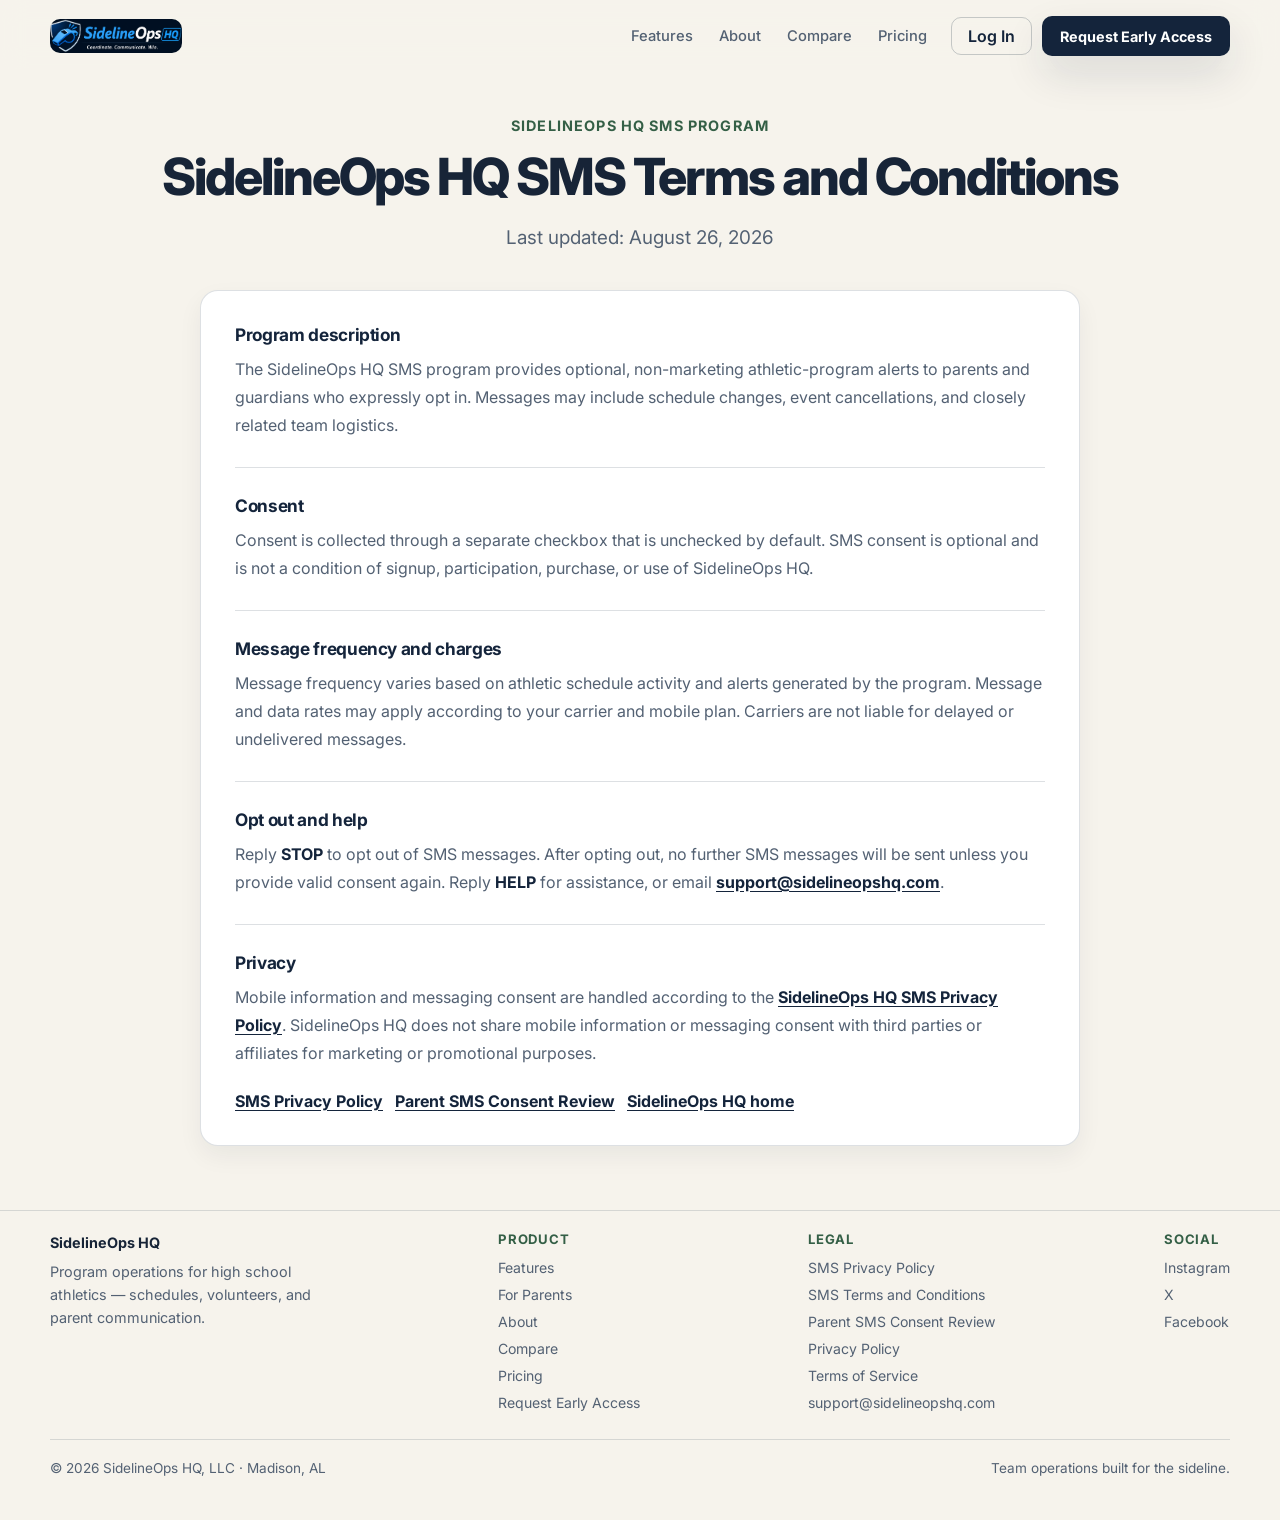
<file: sms/terms.html>
<!DOCTYPE html>
<html lang="en">
<head>
  <meta charset="UTF-8" />
  <meta name="viewport" content="width=device-width, initial-scale=1.0" />
  <title>SidelineOps HQ SMS Terms and Conditions</title>
  <meta name="description" content="SMS Terms and Conditions for SidelineOps HQ optional operational athletic-program text alerts." />
  <meta name="robots" content="index, follow" />
  <link rel="canonical" href="https://www.sidelineopshq.com/sms/terms" />
  <link rel="preconnect" href="https://fonts.googleapis.com" />
  <link rel="preconnect" href="https://fonts.gstatic.com" crossorigin />
  <link href="https://fonts.googleapis.com/css2?family=Inter:wght@400;500;600;700;800&display=swap" rel="stylesheet" />
  <link rel="icon" href="/assets/sidelineops-favicon.ico" />
  <link rel="stylesheet" href="/assets/site.css" />
</head>
<body>
  <div class="page">
    <header class="topbar">
      <div class="container brand-row">
        <a class="brand-mini" href="/">
          <img src="/assets/sidelineops-logo-cropped.png" alt="SidelineOps HQ logo" />
          <span>SidelineOps HQ</span>
        </a>
        <nav class="nav-actions" aria-label="Main navigation">
          <div class="nav-links">
            <a class="nav-link" href="/#features">Features</a>
            <a class="nav-link" href="/about.html">About</a>
            <a class="nav-link" href="/compare.html">Compare</a>
            <a class="nav-link" href="/pricing.html">Pricing</a>
          </div>
          <button class="menu-toggle" type="button" aria-label="Open menu" aria-expanded="false">☰</button>
          <div class="nav-cta-group">
            <a class="btn-outline-small" href="https://app.sidelineopshq.com/login">Log In</a>
            <a class="btn btn-primary" style="min-height:40px;padding:0 18px;font-size:0.9rem;" href="https://app.sidelineopshq.com/signup">Request Early Access</a>
          </div>
        </nav>
      </div>
    </header>

    <main>
      <section class="page-hero legal-hero">
        <div class="container">
          <div class="section-label">SidelineOps HQ SMS program</div>
          <h1>SidelineOps HQ SMS Terms and Conditions</h1>
          <p class="lead">Last updated: August 26, 2026</p>
        </div>
      </section>

      <section class="section legal-section" style="padding-top:0;">
        <div class="container legal-container">
          <article class="legal-card">
            <section>
              <h2>Program description</h2>
              <p>The SidelineOps HQ SMS program provides optional, non-marketing athletic-program alerts to parents and guardians who expressly opt in. Messages may include schedule changes, event cancellations, and closely related team logistics.</p>
            </section>

            <section>
              <h2>Consent</h2>
              <p>Consent is collected through a separate checkbox that is unchecked by default. SMS consent is optional and is not a condition of signup, participation, purchase, or use of SidelineOps HQ.</p>
            </section>

            <section>
              <h2>Message frequency and charges</h2>
              <p>Message frequency varies based on athletic schedule activity and alerts generated by the program. Message and data rates may apply according to your carrier and mobile plan. Carriers are not liable for delayed or undelivered messages.</p>
            </section>

            <section>
              <h2>Opt out and help</h2>
              <p>Reply <strong>STOP</strong> to opt out of SMS messages. After opting out, no further SMS messages will be sent unless you provide valid consent again. Reply <strong>HELP</strong> for assistance, or email <a href="mailto:support@sidelineopshq.com">support@sidelineopshq.com</a>.</p>
            </section>

            <section>
              <h2>Privacy</h2>
              <p>Mobile information and messaging consent are handled according to the <a href="/sms/privacy">SidelineOps HQ SMS Privacy Policy</a>. SidelineOps HQ does not share mobile information or messaging consent with third parties or affiliates for marketing or promotional purposes.</p>
            </section>

            <nav class="legal-crosslinks" aria-label="Related SMS legal pages">
              <a href="/sms/privacy">SMS Privacy Policy</a>
              <a href="https://app.sidelineopshq.com/sms/consent-review">Parent SMS Consent Review</a>
              <a href="/">SidelineOps HQ home</a>
            </nav>
          </article>
        </div>
      </section>
    </main>

    <footer class="footer">
      <div class="container footer-inner">
        <div class="footer-brand">
          <strong>SidelineOps HQ</strong>
          Program operations for high school athletics — schedules, volunteers, and parent communication.
        </div>
        <div>
          <div class="footer-col-title">Product</div>
          <div class="footer-links">
            <a href="/#features">Features</a>
            <a href="/parents.html">For Parents</a>
            <a href="/about.html">About</a>
            <a href="/compare.html">Compare</a>
            <a href="/pricing.html">Pricing</a>
            <a href="https://app.sidelineopshq.com/signup">Request Early Access</a>
          </div>
        </div>
        <div>
          <div class="footer-col-title">Legal</div>
          <div class="footer-links">
            <a href="/sms/privacy">SMS Privacy Policy</a>
            <a href="/sms/terms">SMS Terms and Conditions</a>
            <a href="https://app.sidelineopshq.com/sms/consent-review">Parent SMS Consent Review</a>
            <a href="https://app.sidelineopshq.com/legal/privacy">Privacy Policy</a>
            <a href="https://app.sidelineopshq.com/legal/terms">Terms of Service</a>
            <a href="mailto:support@sidelineopshq.com">support@sidelineopshq.com</a>
          </div>
        </div>
        <div>
          <div class="footer-col-title">Social</div>
          <div class="footer-links">
            <a href="https://www.instagram.com/sidelineopshq/" target="_blank" rel="noopener noreferrer">Instagram</a>
            <a href="https://x.com/SidelineOps" target="_blank" rel="noopener noreferrer">X</a>
            <a href="https://www.facebook.com/profile.php?id=61584873816771" target="_blank" rel="noopener noreferrer">Facebook</a>
          </div>
        </div>
        <div class="footer-bottom">
          <span>© 2026 SidelineOps HQ, LLC · Madison, AL</span>
          <span>Team operations built for the sideline.</span>
        </div>
      </div>
    </footer>
  </div>
  <script src="/assets/site.js"></script>
</body>
</html>
</file>
<file: assets/site.css>
:root {
  --navy: #14243b;
  --navy-2: #1f3654;
  --navy-3: #2a476b;
  --carolina: #4b9cd3;
  --carolina-light: #d7ebf8;
  --white: #ffffff;
  --off-white: #f6f3ec;
  --paper: #fffaf1;
  --line: #d8dfdd;
  --field: #345f46;
  --field-soft: #e6eee7;
  --gold: #c7a34b;
  --text: #172437;
  --text-soft: #536173;
  --border: rgba(20,36,59,0.14);
  --shadow: 0 18px 42px rgba(20,36,59,0.12);
  --radius: 12px;
  --max-width: 1180px;
}

* { box-sizing: border-box; }
html { scroll-behavior: smooth; }

body {
  margin: 0;
  font-family: "Inter", sans-serif;
  background: var(--off-white);
  color: var(--text);
  min-height: 100vh;
}

a { color: inherit; text-decoration: none; }

.container {
  width: min(100% - 32px, var(--max-width));
  margin: 0 auto;
}

/* ── TOPBAR ── */
.topbar {
  padding: 16px 0 12px;
  position: sticky;
  top: 0;
  z-index: 100;
  background: rgba(246, 243, 236, 0.92);
  backdrop-filter: blur(12px);
  border-bottom: 1px solid transparent;
}

.topbar.scrolled { border-bottom-color: var(--border); }

.brand-row {
  display: flex;
  align-items: center;
  justify-content: space-between;
  gap: 16px;
}

.brand-mini {
  display: flex;
  align-items: center;
  gap: 10px;
  color: var(--text);
  font-weight: 600;
  letter-spacing: 0.01em;
}

.brand-mini img {
  width: 132px;
  height: auto;
  object-fit: contain;
  border-radius: 10px;
}

.brand-mini span { display: none; }

.nav-actions {
  display: flex;
  align-items: center;
  gap: 4px;
}

.nav-links {
  display: flex;
  align-items: center;
  gap: 2px;
}

.nav-link {
  color: var(--text-soft);
  font-size: 0.92rem;
  font-weight: 500;
  padding: 8px 12px;
  border-radius: 10px;
  transition: color 0.18s, background 0.18s;
}

.nav-link:hover,
.nav-link.active {
  color: var(--navy);
  background: rgba(20,36,59,0.06);
}

.nav-cta-group {
  display: flex;
  align-items: center;
  gap: 10px;
  margin-left: 8px;
}

.menu-toggle {
  display: none;
  background: var(--white);
  border: 1px solid var(--border);
  border-radius: 10px;
  color: var(--navy);
  padding: 10px 12px;
  cursor: pointer;
  font-size: 1.1rem;
  line-height: 1;
}

/* ── BUTTONS ── */
.btn {
  display: inline-flex;
  align-items: center;
  justify-content: center;
  min-height: 48px;
  padding: 0 22px;
  border-radius: 10px;
  font-weight: 700;
  font-size: 0.95rem;
  transition: transform 0.18s ease, box-shadow 0.18s ease, background 0.18s ease;
  box-shadow: var(--shadow);
  white-space: nowrap;
}

.btn:hover { transform: translateY(-1px); }

.btn-primary { background: var(--navy); color: var(--white); }
.btn-primary:hover { background: #203b60; }

.btn-secondary {
  background: var(--white);
  color: var(--navy);
  border: 1px solid var(--border);
  box-shadow: none;
}
.btn-secondary:hover { background: #f9fbfd; }

.btn-outline-small {
  display: inline-flex;
  align-items: center;
  justify-content: center;
  min-height: 38px;
  padding: 0 16px;
  border-radius: 10px;
  font-size: 1rem;
  font-weight: 600;
  background: transparent;
  color: var(--navy);
  border: 1px solid rgba(20,36,59,0.22);
  box-shadow: none;
  transition: background 0.18s, border-color 0.18s;
}
.btn-outline-small:hover {
  background: rgba(20,36,59,0.05);
  border-color: rgba(20,36,59,0.32);
}

/* ── HERO ── */
.hero {
  padding: 54px 0 62px;
  background:
    linear-gradient(180deg, rgba(255,250,241,0.88), rgba(246,243,236,0.96)),
    linear-gradient(120deg, rgba(75,156,211,0.14), transparent 42%);
  border-bottom: 1px solid var(--border);
}

.hero-shell {
  display: grid;
  grid-template-columns: 1.1fr 0.9fr;
  gap: 40px;
  align-items: center;
}

.hero-copy { padding: 18px 0; }

.eyebrow {
  display: inline-flex;
  align-items: center;
  gap: 10px;
  padding: 7px 14px;
  border: 1px solid rgba(52,95,70,0.18);
  background: var(--field-soft);
  color: var(--field);
  border-radius: 999px;
  font-size: 0.88rem;
  font-weight: 600;
  margin-bottom: 20px;
}

.beta-dot {
  width: 8px;
  height: 8px;
  border-radius: 50%;
  background: var(--field);
  box-shadow: none;
  animation: pulse 2s infinite;
}

@keyframes pulse {
  0%, 100% { opacity: 1; }
  50% { opacity: 0.4; }
}

h1 {
  margin: 0 0 18px;
  font-size: clamp(2.35rem, 4.5vw, 4.05rem);
  line-height: 1.04;
  letter-spacing: -0.04em;
  font-weight: 800;
  color: var(--text);
}

.page-hero h1 { font-size: clamp(2rem, 4vw, 3.2rem); }

.lead {
  margin: 0 0 14px;
  font-size: clamp(1rem, 1.8vw, 1.18rem);
  line-height: 1.75;
  color: var(--text-soft);
  max-width: 640px;
}

.hero-actions {
  display: flex;
  flex-wrap: wrap;
  gap: 14px;
  margin-top: 30px;
}

.hero-note {
  margin-top: 14px;
  font-size: 0.85rem;
  color: var(--text-soft);
}

.hero-trust {
  display: flex;
  flex-wrap: wrap;
  gap: 18px;
  margin-top: 28px;
  padding-top: 22px;
  border-top: 1px solid var(--border);
}

.trust-item {
  display: flex;
  align-items: center;
  gap: 8px;
  font-size: 0.88rem;
  color: var(--text-soft);
  font-weight: 500;
}

.trust-icon {
  color: var(--field);
  font-weight: 800;
}

.hero-panel { position: relative; }

.product-shell {
  background: var(--white);
  border: 1px solid rgba(20,36,59,0.12);
  border-radius: 18px;
  padding: 18px;
  box-shadow: var(--shadow);
}

.product-topbar {
  display: flex;
  justify-content: space-between;
  gap: 18px;
  align-items: center;
  padding: 8px 4px 16px;
  border-bottom: 1px solid var(--line);
  margin-bottom: 14px;
}

.product-topbar strong,
.schedule-card strong {
  display: block;
  color: var(--text);
}

.product-kicker,
.panel-label {
  display: block;
  color: var(--field);
  font-size: 0.76rem;
  font-weight: 800;
  letter-spacing: 0.08em;
  text-transform: uppercase;
  margin-bottom: 4px;
}

.status-chip,
.team-pill {
  display: inline-flex;
  align-items: center;
  justify-content: center;
  border-radius: 999px;
  background: #edf7fc;
  color: var(--navy);
  border: 1px solid rgba(75,156,211,0.24);
  font-size: 0.78rem;
  font-weight: 800;
  white-space: nowrap;
  padding: 7px 10px;
}

.schedule-card {
  display: grid;
  grid-template-columns: 74px 1fr auto;
  gap: 14px;
  align-items: center;
  padding: 14px;
  border: 1px solid var(--line);
  border-radius: 12px;
  background: #fbfcfd;
  margin-bottom: 10px;
}

.schedule-card.active {
  border-color: rgba(75,156,211,0.42);
  background: linear-gradient(90deg, rgba(75,156,211,0.1), rgba(255,255,255,0.95));
}

.schedule-time {
  font-size: 0.95rem;
  font-weight: 800;
  color: var(--navy);
}

.schedule-card span {
  color: var(--text-soft);
  font-size: 0.86rem;
}

.team-pill.muted {
  background: var(--field-soft);
  border-color: rgba(52,95,70,0.18);
}

.ops-grid {
  display: grid;
  grid-template-columns: 1.08fr 0.92fr;
  gap: 12px;
  margin-top: 14px;
}

.ops-panel {
  background: var(--paper);
  border: 1px solid rgba(20,36,59,0.12);
  border-radius: 12px;
  padding: 16px;
}

.ops-panel p {
  margin: 0 0 14px;
  color: var(--text-soft);
  line-height: 1.55;
  font-size: 0.92rem;
}

.ops-panel button {
  border: 0;
  background: var(--field);
  color: var(--white);
  border-radius: 9px;
  padding: 10px 12px;
  font: inherit;
  font-size: 0.88rem;
  font-weight: 800;
}

.slot-row {
  display: flex;
  justify-content: space-between;
  gap: 10px;
  padding: 9px 0;
  border-bottom: 1px solid rgba(20,36,59,0.1);
  color: var(--text-soft);
  font-size: 0.9rem;
}

.slot-row:last-child { border-bottom: 0; }

.slot-row strong { color: var(--field); }
.slot-row.open strong { color: #9a6216; }

.screenshot-card {
  margin: 0;
  background: var(--white);
  border: 1px solid rgba(20,36,59,0.12);
  border-radius: 18px;
  padding: 14px;
  box-shadow: var(--shadow);
}

.screenshot-card img {
  display: block;
  width: 100%;
  height: auto;
  border-radius: 12px;
  border: 1px solid var(--line);
}

.screenshot-card figcaption {
  color: var(--text-soft);
  font-size: 0.88rem;
  line-height: 1.55;
  margin-top: 12px;
}

.hero-screenshot {
  transform: translateX(8px);
}

.notification-proof-grid {
  display: grid;
  grid-template-columns: minmax(240px, 0.75fr) minmax(320px, 1.25fr);
  gap: 24px;
  align-items: start;
  margin-top: 28px;
}

.phone-proof {
  max-width: 420px;
}

.phone-proof img {
  max-height: 700px;
  object-fit: cover;
  object-position: top center;
}

.notification-proof-stack {
  display: grid;
  gap: 18px;
}

.groupme-proof img {
  background: #111;
}

.logo-card {
  position: relative;
  background: var(--white);
  border: 1px solid var(--border);
  border-radius: 26px;
  padding: 34px 30px 28px;
  box-shadow: var(--shadow);
  backdrop-filter: blur(8px);
  overflow: hidden;
}

.logo-card::before {
  content: "";
  position: absolute;
  inset: 0;
  background:
    radial-gradient(circle at 15% 15%, rgba(75,156,211,0.26), transparent 30%),
    radial-gradient(circle at 85% 18%, rgba(168,208,240,0.16), transparent 22%);
  pointer-events: none;
}

.logo-wrap {
  position: relative;
  z-index: 1;
  display: flex;
  justify-content: center;
  align-items: center;
  min-height: 240px;
  padding: 18px;
}

.logo-wrap img {
  width: min(100%, 420px);
  max-height: 280px;
  object-fit: contain;
  display: block;
  filter: drop-shadow(0 12px 28px rgba(0,0,0,0.28));
}

.logo-caption {
  position: relative;
  z-index: 1;
  margin-top: 6px;
  color: var(--text-soft);
  text-align: center;
  line-height: 1.65;
  font-size: 0.96rem;
}

.stat-row {
  display: flex;
  flex-wrap: wrap;
  gap: 10px;
  margin-top: 20px;
  position: relative;
  z-index: 1;
}

.stat-pill {
  display: flex;
  align-items: center;
  gap: 7px;
  padding: 6px 12px;
  border-radius: 999px;
  background: var(--field-soft);
  border: 1px solid rgba(52,95,70,0.14);
  font-size: 0.82rem;
  color: var(--field);
  font-weight: 500;
}

.stat-pill-dot {
  width: 6px;
  height: 6px;
  border-radius: 50%;
  background: var(--carolina);
}

/* ── SECTIONS ── */
.section { padding: 28px 0 64px; }

.page-hero {
  padding: 48px 0 32px;
  text-align: center;
}

.page-hero .lead {
  margin: 0 auto;
  max-width: 680px;
}

.section-header {
  max-width: 760px;
  margin-bottom: 26px;
}

.section-header.center {
  text-align: center;
  margin-left: auto;
  margin-right: auto;
}

.section-label {
  color: var(--field);
  font-weight: 700;
  letter-spacing: 0.08em;
  text-transform: uppercase;
  font-size: 0.9rem;
  margin-bottom: 16px;
}

h2 {
  margin: 0 0 10px;
  font-size: clamp(1.8rem, 3vw, 2.5rem);
  line-height: 1.15;
  letter-spacing: -0.02em;
  color: var(--text);
}

.section-subtext {
  margin: 0;
  color: var(--text-soft);
  font-size: 1.02rem;
  line-height: 1.75;
}

/* ── FEATURE CARDS ── */
.features {
  display: grid;
  grid-template-columns: repeat(3, minmax(0, 1fr));
  gap: 22px;
  margin-top: 26px;
}

.features-2col { grid-template-columns: repeat(2, minmax(0, 1fr)); }

.feature-card {
  background: var(--white);
  border: 1px solid var(--border);
  border-radius: var(--radius);
  padding: 26px 22px;
  box-shadow: 0 10px 24px rgba(20,36,59,0.06);
  transition: border-color 0.2s, transform 0.2s;
}

.feature-card:hover {
  border-color: rgba(75,156,211,0.35);
  transform: translateY(-2px);
}

.feature-icon {
  width: fit-content;
  min-height: 30px;
  border-radius: 999px;
  background: var(--field-soft);
  color: var(--field);
  display: inline-flex;
  align-items: center;
  justify-content: center;
  font-size: 0.76rem;
  font-weight: 800;
  letter-spacing: 0.06em;
  text-transform: uppercase;
  padding: 7px 11px;
  margin-bottom: 18px;
  border: 1px solid rgba(52,95,70,0.18);
}

.feature-card h3 {
  margin: 0 0 10px;
  font-size: 1.06rem;
  line-height: 1.3;
  color: var(--text);
}

.feature-card p {
  margin: 0;
  color: var(--text-soft);
  line-height: 1.7;
  font-size: 0.97rem;
}

/* ── PROBLEM / SOLUTION ── */
.problem-solution-grid {
  display: grid;
  grid-template-columns: repeat(2, minmax(0, 1fr));
  gap: 22px;
  margin-top: 26px;
}

.ps-card {
  border-radius: 20px;
  padding: 28px 24px;
  border: 1px solid var(--border);
  box-shadow: 0 10px 24px rgba(20,36,59,0.06);
}

.problem-card { background: var(--white); }

.solution-card {
  background: #edf7fc;
  border: 1px solid rgba(75,156,211,0.22);
}

.ps-title {
  font-size: 1.08rem;
  font-weight: 800;
  margin-bottom: 16px;
  color: var(--text);
}

.ps-list {
  margin: 0;
  padding-left: 18px;
  color: var(--text-soft);
  line-height: 1.85;
  font-size: 0.97rem;
}

.ps-list li + li { margin-top: 8px; }

/* ── COMPARISON ── */
.compare-grid {
  display: grid;
  grid-template-columns: repeat(3, minmax(0, 1fr));
  gap: 22px;
  margin-top: 26px;
}

.compare-card {
  background: var(--white);
  border: 1px solid var(--border);
  border-radius: var(--radius);
  padding: 26px 22px;
}

.compare-card.highlight {
  background: #edf7fc;
  border-color: rgba(75,156,211,0.28);
  box-shadow: 0 12px 32px rgba(20,36,59,0.08);
}

.compare-card h3 {
  margin: 0 0 8px;
  font-size: 1.1rem;
}

.compare-tag {
  display: inline-block;
  font-size: 0.75rem;
  font-weight: 700;
  letter-spacing: 0.05em;
  text-transform: uppercase;
  color: var(--field);
  margin-bottom: 14px;
}

.compare-card ul {
  margin: 0;
  padding: 0;
  list-style: none;
}

.compare-card li {
  position: relative;
  padding-left: 22px;
  color: var(--text-soft);
  font-size: 0.94rem;
  line-height: 1.65;
  margin-bottom: 10px;
}

.compare-card li::before {
  content: "•";
  position: absolute;
  left: 6px;
  color: var(--carolina);
}

.compare-card li.neg::before { content: "✕"; color: #f87171; }
.compare-card li.pos::before { content: "✓"; color: #4ade80; }

.compare-table-wrap {
  overflow-x: auto;
  margin-top: 26px;
  border-radius: var(--radius);
  border: 1px solid var(--border);
}

.compare-table {
  width: 100%;
  border-collapse: collapse;
  min-width: 640px;
}

.compare-table th,
.compare-table td {
  padding: 16px 18px;
  text-align: left;
  border-bottom: 1px solid var(--border);
  font-size: 0.94rem;
}

.compare-table th {
  background: rgba(20,36,59,0.06);
  color: var(--text);
  font-weight: 700;
}

.compare-table td { color: var(--text-soft); }

.compare-table tr:last-child td { border-bottom: none; }

.compare-table .col-highlight {
  background: rgba(75,156,211,0.1);
  color: var(--text);
}

.check { color: #4ade80; font-weight: 700; }
.cross { color: #f87171; font-weight: 700; }
.partial { color: var(--navy); font-weight: 700; }

/* ── SOCIAL PROOF ── */
.proof-band {
  margin-top: 26px;
  padding: 32px 28px;
  background: var(--white);
  border: 1px solid var(--border);
  border-radius: 22px;
  display: grid;
  grid-template-columns: auto 1fr;
  gap: 24px;
  align-items: center;
}

.proof-badge {
  display: flex;
  flex-direction: column;
  align-items: center;
  justify-content: center;
  min-width: 120px;
  padding: 16px;
  background: var(--field-soft);
  border-radius: 16px;
  border: 1px solid rgba(52,95,70,0.18);
  text-align: center;
}

.proof-badge strong {
  display: block;
  font-size: 0.85rem;
  letter-spacing: 0.04em;
  text-transform: uppercase;
  color: var(--field);
  margin-bottom: 4px;
}

.proof-badge span {
  font-size: 0.95rem;
  font-weight: 700;
  color: var(--text);
}

.proof-quote {
  margin: 0;
  font-size: 1.05rem;
  line-height: 1.75;
  color: var(--text-soft);
}

.proof-attribution {
  margin-top: 10px;
  font-size: 0.88rem;
  color: var(--text-soft);
  font-style: normal;
}

/* ── ABOUT / BETA TRUST ── */
.about-section {
  padding-top: 36px;
}

.about-grid {
  display: grid;
  grid-template-columns: 0.8fr 1.2fr;
  gap: 28px;
  align-items: stretch;
}

.founder-card,
.about-copy,
.beta-program-card {
  background: var(--white);
  border: 1px solid var(--border);
  border-radius: 18px;
  box-shadow: 0 10px 24px rgba(20,36,59,0.06);
}

.founder-card {
  padding: 28px;
  display: grid;
  align-content: center;
  gap: 22px;
}

.founder-card h2 {
  margin: 0;
  font-size: clamp(1.55rem, 2.6vw, 2.15rem);
  line-height: 1.18;
  letter-spacing: 0;
}

.founder-photo {
  width: 92px;
  height: 92px;
  border-radius: 18px;
  display: grid;
  place-items: center;
  background: var(--navy);
  color: var(--white);
  font-weight: 800;
  font-size: 1.3rem;
  letter-spacing: 0.04em;
}

.about-copy {
  padding: 30px;
}

.about-copy p {
  margin: 0;
  color: var(--text-soft);
  font-size: 1rem;
  line-height: 1.8;
}

.about-copy p + p { margin-top: 16px; }

.beta-program-grid {
  display: grid;
  grid-template-columns: repeat(2, minmax(0, 1fr));
  gap: 22px;
  margin-top: 26px;
}

.beta-program-card {
  padding: 28px;
}

.beta-program-card.muted {
  background: var(--paper);
}

.beta-program-status {
  display: inline-flex;
  align-items: center;
  padding: 6px 11px;
  border-radius: 999px;
  background: var(--field-soft);
  border: 1px solid rgba(52,95,70,0.18);
  color: var(--field);
  font-size: 0.78rem;
  font-weight: 800;
  letter-spacing: 0.06em;
  text-transform: uppercase;
  margin-bottom: 16px;
}

.beta-program-card h3 {
  margin: 0 0 6px;
  font-size: 1.25rem;
}

.beta-program-card p {
  margin: 0 0 14px;
  color: var(--navy);
  font-weight: 700;
}

.beta-program-card span {
  display: block;
  color: var(--text-soft);
  line-height: 1.7;
  font-size: 0.95rem;
}

/* ── ROLE CARDS ── */
.role-grid {
  display: grid;
  grid-template-columns: repeat(3, minmax(0, 1fr));
  gap: 22px;
  margin-top: 26px;
}

.role-card {
  background: var(--white);
  border: 1px solid var(--border);
  border-radius: var(--radius);
  padding: 28px 22px;
}

.role-badge {
  display: inline-block;
  padding: 5px 12px;
  border-radius: 999px;
  font-size: 0.8rem;
  font-weight: 700;
  letter-spacing: 0.04em;
  text-transform: uppercase;
  margin-bottom: 16px;
  background: var(--field-soft);
  color: var(--field);
  border: 1px solid rgba(52,95,70,0.18);
}

.role-card h3 {
  margin: 0 0 12px;
  font-size: 1.1rem;
}

.role-card ul {
  margin: 0;
  padding-left: 18px;
  color: var(--text-soft);
  line-height: 1.85;
  font-size: 0.95rem;
}

.role-card li + li { margin-top: 6px; }

/* ── HIGHLIGHT BAND ── */
.highlight-band {
  margin-top: 26px;
  padding: 28px 30px;
  background: var(--paper);
  border: 1px solid rgba(20,36,59,0.12);
  border-radius: 22px;
  color: var(--text-soft);
  box-shadow: 0 10px 24px rgba(20,36,59,0.06);
  line-height: 1.8;
}

.highlight-band strong { color: var(--text); }

.highlight-band.center { text-align: center; }

/* ── PRICING ── */
.pricing-grid {
  display: grid;
  grid-template-columns: repeat(3, minmax(0, 1fr));
  gap: 24px;
  margin-top: 32px;
  max-width: 1120px;
  margin-left: auto;
  margin-right: auto;
}

.pricing-card {
  background: var(--white);
  border: 1px solid var(--border);
  border-radius: 24px;
  padding: 36px 28px;
  position: relative;
  display: flex;
  flex-direction: column;
}

.pricing-card.featured {
  background: #edf7fc;
  border-color: rgba(75,156,211,0.3);
  box-shadow: 0 16px 40px rgba(20,36,59,0.08);
}

.pricing-badge {
  position: absolute;
  top: -12px;
  left: 50%;
  transform: translateX(-50%);
  background: var(--carolina);
  color: var(--navy);
  font-size: 0.78rem;
  font-weight: 800;
  letter-spacing: 0.05em;
  text-transform: uppercase;
  padding: 6px 14px;
  border-radius: 999px;
  white-space: nowrap;
}

.pricing-card h3 {
  margin: 0 0 8px;
  font-size: 1.2rem;
}

.pricing-price {
  margin: 16px 0 6px;
  font-size: 2.4rem;
  font-weight: 800;
  letter-spacing: -0.03em;
}

.pricing-price span {
  font-size: 1rem;
  font-weight: 600;
  color: var(--text-soft);
}

.pricing-desc {
  color: var(--text-soft);
  font-size: 0.95rem;
  line-height: 1.65;
  margin-bottom: 20px;
}

.pricing-card ul {
  margin: 0 0 24px;
  padding: 0;
  list-style: none;
  flex: 1;
}

.pricing-card li {
  position: relative;
  padding-left: 24px;
  color: var(--text-soft);
  font-size: 0.94rem;
  line-height: 1.6;
  margin-bottom: 10px;
}

.pricing-card li::before {
  content: "✓";
  position: absolute;
  left: 0;
  color: var(--field);
  font-weight: 700;
}

.pricing-note {
  text-align: center;
  margin-top: 28px;
  color: var(--text-soft);
  font-size: 0.92rem;
  line-height: 1.7;
  max-width: 640px;
  margin-left: auto;
  margin-right: auto;
}

.school-plan-card {
  grid-column: span 2;
}

/* ── FAQ ── */
.faq-list {
  max-width: 760px;
  margin: 26px auto 0;
}

.faq-item {
  border: 1px solid var(--border);
  border-radius: 14px;
  margin-bottom: 12px;
  background: var(--white);
  overflow: hidden;
}

.faq-question {
  width: 100%;
  display: flex;
  align-items: center;
  justify-content: space-between;
  gap: 16px;
  padding: 18px 20px;
  background: none;
  border: none;
  color: var(--text);
  font-family: inherit;
  font-size: 1rem;
  font-weight: 600;
  text-align: left;
  cursor: pointer;
  transition: background 0.18s;
}

.faq-question:hover { background: rgba(20,36,59,0.04); }

.faq-icon {
  flex-shrink: 0;
  color: var(--field);
  font-size: 1.2rem;
  transition: transform 0.2s;
}

.faq-item.open .faq-icon { transform: rotate(45deg); }

.faq-answer {
  display: none;
  padding: 0 20px 18px;
  color: var(--text-soft);
  font-size: 0.96rem;
  line-height: 1.75;
}

.faq-item.open .faq-answer { display: block; }

/* ── CTA SECTION ── */
.cta-section { padding: 20px 0 80px; }

.cta-card {
  background: var(--navy);
  border: 1px solid rgba(20,36,59,0.2);
  border-radius: 18px;
  padding: 56px 48px;
  text-align: center;
  box-shadow: 0 24px 60px rgba(20,36,59,0.22);
  position: relative;
  overflow: hidden;
}

.cta-card::before {
  content: "";
  position: absolute;
  inset: 0;
  background:
    linear-gradient(90deg, rgba(75,156,211,0.16), transparent 52%),
    radial-gradient(circle at 80% 20%, rgba(199,163,75,0.16), transparent 34%);
  pointer-events: none;
}

.cta-card > * { position: relative; z-index: 1; }

.cta-card h2 {
  font-size: clamp(1.8rem, 3vw, 2.6rem);
  margin: 0 0 16px;
  color: var(--white);
}

.cta-card p {
  color: rgba(255,255,255,0.78);
  font-size: 1.05rem;
  line-height: 1.7;
  max-width: 580px;
  margin: 0 auto 32px;
}

.cta-actions {
  display: flex;
  flex-wrap: wrap;
  gap: 14px;
  justify-content: center;
}

.cta-card .btn-primary {
  background: var(--carolina);
  color: var(--navy);
}

.cta-card .btn-primary:hover { background: #66acda; }

.cta-note {
  margin-top: 18px;
  font-size: 0.85rem;
  color: rgba(255,255,255,0.66);
}

/* ── MESSAGE DEMO ── */
.message-demo-grid {
  display: grid;
  grid-template-columns: 1fr 1fr;
  gap: 32px;
  align-items: start;
  margin-top: 26px;
}

.message-demo {
  background: var(--white);
  border: 1px solid var(--border);
  border-radius: 16px;
  padding: 24px 26px;
  font-size: 0.97rem;
  line-height: 1.9;
  color: var(--text-soft);
  max-width: 480px;
}

.message-demo strong { color: var(--text); }

.message-label {
  font-size: 0.8rem;
  font-weight: 700;
  letter-spacing: 0.06em;
  text-transform: uppercase;
  color: var(--field);
  margin-bottom: 14px;
}

.channels-row {
  display: flex;
  flex-wrap: wrap;
  gap: 12px;
  margin-top: 20px;
}

.channel-chip {
  display: flex;
  align-items: center;
  gap: 8px;
  padding: 8px 16px;
  border-radius: 999px;
  background: var(--white);
  border: 1px solid var(--border);
  font-size: 0.9rem;
  color: var(--text-soft);
  font-weight: 500;
}

/* ── SMS COMPLIANCE / LEGAL ── */
.sms-compliance-section {
  padding-top: 0;
}

.sms-compliance-card,
.legal-card {
  background: var(--white);
  border: 1px solid var(--border);
  border-radius: 18px;
  box-shadow: 0 10px 24px rgba(20,36,59,0.06);
}

.sms-compliance-card {
  padding: 32px;
}

.sms-compliance-card h2 {
  margin: 0 0 14px;
  font-size: clamp(1.5rem, 2.7vw, 2.2rem);
  line-height: 1.16;
}

.sms-compliance-card p,
.legal-card p {
  margin: 0;
  color: var(--text-soft);
  line-height: 1.75;
}

.sms-compliance-list {
  margin: 20px 0 0;
  padding-left: 20px;
  color: var(--text-soft);
  line-height: 1.75;
}

.sms-compliance-list li + li { margin-top: 6px; }

.sms-compliance-links,
.legal-crosslinks {
  display: flex;
  flex-wrap: wrap;
  gap: 12px;
  margin-top: 24px;
}

.sms-compliance-links a,
.legal-crosslinks a,
.legal-card p a {
  color: var(--navy);
  font-weight: 700;
  text-decoration: underline;
  text-underline-offset: 3px;
}

.legal-hero {
  padding-bottom: 36px;
}

.legal-container {
  max-width: 880px;
}

.legal-card {
  padding: 34px;
}

.legal-card section + section {
  margin-top: 28px;
  padding-top: 28px;
  border-top: 1px solid var(--border);
}

.legal-card h2 {
  margin: 0 0 10px;
  color: var(--navy);
  font-size: 1.08rem;
}

.legal-card strong {
  color: var(--navy);
}

/* ── ICP CALLOUT ── */
.icp-grid {
  display: grid;
  grid-template-columns: repeat(4, minmax(0, 1fr));
  gap: 16px;
  margin-top: 26px;
}

.icp-item {
  text-align: center;
  padding: 22px 16px;
  background: var(--white);
  border: 1px solid var(--border);
  border-radius: 16px;
}

.icp-item strong {
  display: block;
  font-size: 0.95rem;
  margin-bottom: 6px;
  color: var(--text);
}

.icp-item span {
  font-size: 0.85rem;
  color: var(--text-soft);
  line-height: 1.5;
}

/* ── FOOTER ── */
.footer {
  padding: 20px 0 44px;
  color: var(--text-soft);
  font-size: 0.9rem;
  border-top: 1px solid var(--border);
}

.footer-inner {
  display: flex;
  align-items: flex-start;
  justify-content: space-between;
  flex-wrap: wrap;
  gap: 24px;
}

.footer-brand {
  max-width: 280px;
  line-height: 1.6;
}

.footer-brand strong {
  display: block;
  color: var(--text);
  margin-bottom: 6px;
}

.footer-col-title {
  font-size: 0.82rem;
  font-weight: 700;
  letter-spacing: 0.06em;
  text-transform: uppercase;
  color: var(--field);
  margin-bottom: 12px;
}

.footer-links {
  display: flex;
  flex-direction: column;
  gap: 10px;
}

.footer-links a {
  color: var(--text-soft);
  font-size: 0.88rem;
  transition: color 0.18s;
}

.footer-links a:hover { color: var(--navy); }

.footer-bottom {
  width: 100%;
  padding-top: 20px;
  margin-top: 4px;
  border-top: 1px solid var(--border);
  display: flex;
  justify-content: space-between;
  flex-wrap: wrap;
  gap: 12px;
  font-size: 0.85rem;
  color: var(--text-soft);
}

/* ── MOBILE NAV ── */
@media (max-width: 980px) {
  .hero-shell { grid-template-columns: 1fr; }
  .hero-copy { order: 0; }
  .hero-panel { order: 1; }
  .features,
  .role-grid,
  .problem-solution-grid,
  .compare-grid,
  .icp-grid,
  .about-grid,
  .beta-program-grid { grid-template-columns: 1fr; }
  .features-2col,
  .pricing-grid,
  .message-demo-grid,
  .notification-proof-grid { grid-template-columns: 1fr; }
  .school-plan-card { grid-column: auto; }
  .cta-card { padding: 40px 28px; }
  .proof-band { grid-template-columns: 1fr; text-align: center; }
  .proof-badge { margin: 0 auto; }
  .founder-card {
    grid-template-columns: auto 1fr;
    align-items: center;
  }
  .hero-screenshot {
    max-width: 760px;
    margin: 0 auto;
    transform: none;
  }
  .phone-proof {
    max-width: 460px;
    margin: 0 auto;
  }
}

@media (max-width: 840px) {
  .menu-toggle { display: block; }

  .nav-links,
  .nav-cta-group .btn-outline-small {
    display: none;
  }

  .nav-actions.open .nav-links {
    display: flex;
    flex-direction: column;
    position: absolute;
    top: 100%;
    left: 0;
    right: 0;
    background: rgba(246, 243, 236, 0.98);
    border-bottom: 1px solid var(--border);
    padding: 12px 16px 16px;
    gap: 4px;
  }

  .nav-actions.open .nav-cta-group {
    flex-direction: column;
    width: 100%;
    margin-left: 0;
    margin-top: 8px;
    padding-top: 8px;
    border-top: 1px solid var(--border);
  }

  .nav-actions.open .nav-cta-group .btn-outline-small,
  .nav-actions.open .nav-cta-group .btn {
    display: flex;
    width: 100%;
  }

  .nav-actions {
    position: relative;
    flex-wrap: wrap;
    justify-content: flex-end;
  }

  .nav-actions.open {
    flex-direction: column;
    align-items: stretch;
    position: absolute;
    top: 100%;
    left: 0;
    right: 0;
    background: rgba(246, 243, 236, 0.98);
    border-bottom: 1px solid var(--border);
    padding: 12px 16px 16px;
  }

  .topbar .container.brand-row { position: relative; }
}

@media (max-width: 640px) {
  .topbar { padding-top: 16px; }
  .hero { padding-top: 20px; }
  .container { width: min(100% - 20px, var(--max-width)); }
  .nav-cta-group { display: none; }
  .nav-actions.open .nav-cta-group { display: flex; }
  .ops-grid { grid-template-columns: 1fr; }
  .schedule-card {
    grid-template-columns: 1fr auto;
    align-items: start;
  }
  .schedule-time { grid-column: 1 / -1; }
  .screenshot-card { padding: 10px; }
  .phone-proof img { max-height: 560px; }
  .founder-card,
  .about-copy,
  .beta-program-card { padding: 22px; }
  .founder-card { grid-template-columns: 1fr; }
  .founder-photo {
    width: 76px;
    height: 76px;
    border-radius: 15px;
  }
  .logo-card { padding: 26px 18px 22px; }
  .logo-wrap { min-height: 170px; padding: 8px; }
  .logo-wrap img { width: min(100%, 300px); max-height: 210px; }
  .hero-actions { flex-direction: column; }
  .hero-actions .btn { width: 100%; }
  .footer-inner { flex-direction: column; }
  .footer-bottom { flex-direction: column; text-align: center; }
}
</file>
